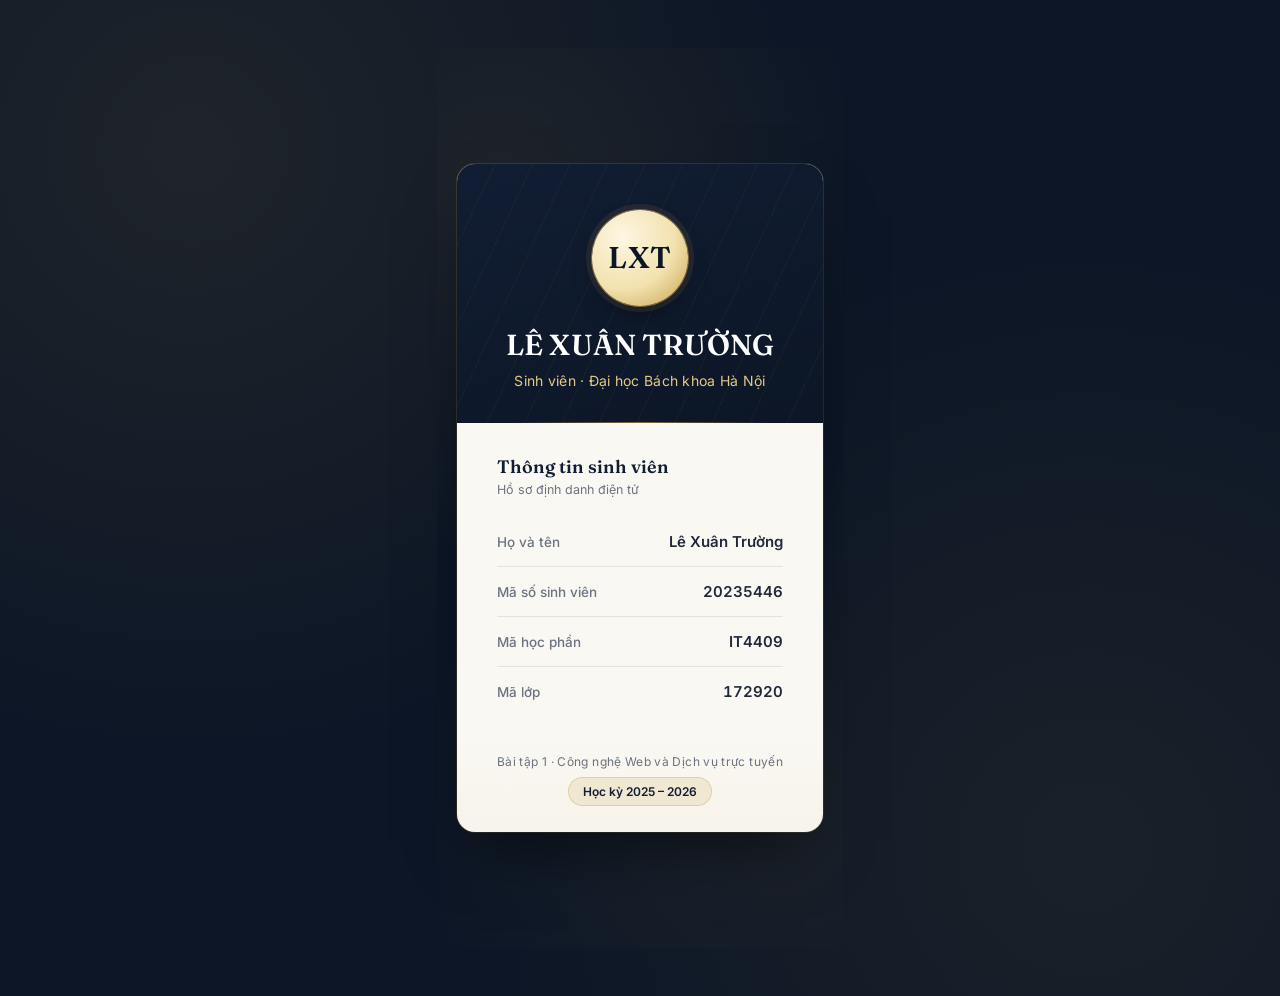
<file: Bai1/index.html>
<!DOCTYPE html>
<html lang="vi">
<head>
<meta charset="UTF-8">
<meta name="viewport" content="width=device-width, initial-scale=1.0">
<title>Thẻ sinh viên - Lê Xuân Trường</title>
<link rel="preconnect" href="https://fonts.googleapis.com">
<link rel="preconnect" href="https://fonts.gstatic.com" crossorigin>
<link href="https://fonts.googleapis.com/css2?family=Fraunces:opsz,wght@9..144,500;9..144,600;9..144,700&family=Inter:wght@400;500;600;700&display=swap" rel="stylesheet">
<style>
  :root{
    --ink-950:#0c1626;
    --ink-900:#111d33;
    --ink-800:#1b2c4a;
    --gold:#c8a04d;
    --gold-soft:#e4c987;
    --paper:#faf8f3;
    --paper-line:#e7e2d6;
    --text-muted:#6b7280;
    --text-body:#20283a;
  }

  *{box-sizing:border-box;}

  html,body{
    margin:0;
    padding:0;
    min-height:100vh;
    font-family:'Inter',sans-serif;
    background:
      radial-gradient(circle at 15% 15%, rgba(200,160,77,0.10), transparent 45%),
      radial-gradient(circle at 85% 85%, rgba(200,160,77,0.08), transparent 45%),
      var(--ink-950);
    display:flex;
    align-items:center;
    justify-content:center;
    padding:48px 20px;
  }

  .card{
    position:relative;
    width:100%;
    max-width:460px;
    background:var(--paper);
    border-radius:18px;
    overflow:hidden;
    box-shadow:
      0 1px 0 rgba(255,255,255,0.06) inset,
      0 30px 60px -20px rgba(0,0,0,0.55),
      0 0 0 1px rgba(200,160,77,0.18);
  }

  /* Header */
  .card__header{
    position:relative;
    padding:46px 40px 34px;
    background:
      linear-gradient(160deg, var(--ink-900) 0%, var(--ink-950) 100%);
    text-align:center;
    color:#fff;
    overflow:hidden;
  }

  .card__header::before{
    content:"";
    position:absolute;
    inset:0;
    background-image:
      repeating-linear-gradient(115deg, rgba(200,160,77,0.05) 0px, rgba(200,160,77,0.05) 1px, transparent 1px, transparent 34px);
    pointer-events:none;
  }

  .card__header::after{
    content:"";
    position:absolute;
    left:50%;
    bottom:0;
    transform:translateX(-50%);
    width:70%;
    height:1px;
    background:linear-gradient(90deg, transparent, var(--gold), transparent);
    opacity:0.6;
  }

  .badge{
    position:relative;
    width:96px;
    height:96px;
    margin:0 auto 22px;
    border-radius:50%;
    display:flex;
    align-items:center;
    justify-content:center;
    background:
      radial-gradient(circle at 32% 28%, #fdf6e3, #f2e2ae 55%, var(--gold) 100%);
    box-shadow:
      0 0 0 1px rgba(200,160,77,0.55),
      0 0 0 6px rgba(200,160,77,0.10),
      0 12px 24px -8px rgba(0,0,0,0.5);
  }

  .badge span{
    font-family:'Fraunces', serif;
    font-weight:600;
    font-size:30px;
    letter-spacing:0.02em;
    color:var(--ink-950);
  }

  .card__name{
    margin:0;
    font-family:'Fraunces', serif;
    font-weight:600;
    font-size:29px;
    letter-spacing:0.005em;
    line-height:1.2;
  }

  .card__role{
    margin:10px 0 0;
    font-size:14px;
    color:var(--gold-soft);
    letter-spacing:0.02em;
  }

  /* Body */
  .card__body{
    padding:32px 40px 8px;
  }

  .section-title{
    font-family:'Fraunces', serif;
    font-weight:600;
    font-size:18px;
    color:var(--ink-900);
    margin:0 0 4px;
  }

  .section-sub{
    font-size:12.5px;
    color:var(--text-muted);
    margin:0 0 20px;
  }

  .info-row{
    display:flex;
    justify-content:space-between;
    align-items:baseline;
    gap:16px;
    padding:15px 0;
    border-bottom:1px solid var(--paper-line);
  }

  .info-row:last-child{
    border-bottom:none;
  }

  .info-row .label{
    font-size:13.5px;
    color:var(--text-muted);
    font-weight:500;
    white-space:nowrap;
  }

  .info-row .value{
    font-size:15px;
    font-weight:600;
    color:var(--text-body);
    text-align:right;
    font-variant-numeric:tabular-nums;
  }

  /* Footer */
  .card__footer{
    margin-top:14px;
    padding:16px 40px 26px;
    text-align:center;
    background:linear-gradient(180deg, transparent, rgba(200,160,77,0.05));
  }

  .card__footer p{
    margin:0;
    font-size:12px;
    letter-spacing:0.03em;
    color:var(--text-muted);
  }

  .card__footer .course{
    display:inline-block;
    margin-top:8px;
    padding:6px 14px;
    border-radius:999px;
    font-size:12px;
    font-weight:600;
    color:var(--ink-900);
    background:rgba(200,160,77,0.16);
    border:1px solid rgba(200,160,77,0.35);
  }

  @media (max-width:420px){
    .card__header{padding:38px 26px 28px;}
    .card__body{padding:26px 26px 6px;}
    .card__footer{padding:14px 26px 22px;}
    .card__name{font-size:24px;}
  }
</style>
</head>
<body>

  <div class="card">
    <div class="card__header">
      <div class="badge"><span>LXT</span></div>
      <h1 class="card__name">LÊ XUÂN TRƯỜNG</h1>
      <p class="card__role">Sinh viên · Đại học Bách khoa Hà Nội</p>
    </div>

    <div class="card__body">
      <h2 class="section-title">Thông tin sinh viên</h2>
      <p class="section-sub">Hồ sơ định danh điện tử</p>

      <div class="info-row">
        <span class="label">Họ và tên</span>
        <span class="value">Lê Xuân Trường</span>
      </div>
      <div class="info-row">
        <span class="label">Mã số sinh viên</span>
        <span class="value">20235446</span>
      </div>
      <div class="info-row">
        <span class="label">Mã học phần</span>
        <span class="value">IT4409</span>
      </div>
      <div class="info-row">
        <span class="label">Mã lớp</span>
        <span class="value">172920</span>
      </div>
    </div>

    <div class="card__footer">
      <p>Bài tập 1 · Công nghệ Web và Dịch vụ trực tuyến</p>
      <span class="course">Học kỳ 2025 – 2026</span>
    </div>
  </div>

</body>
</html>
</file>
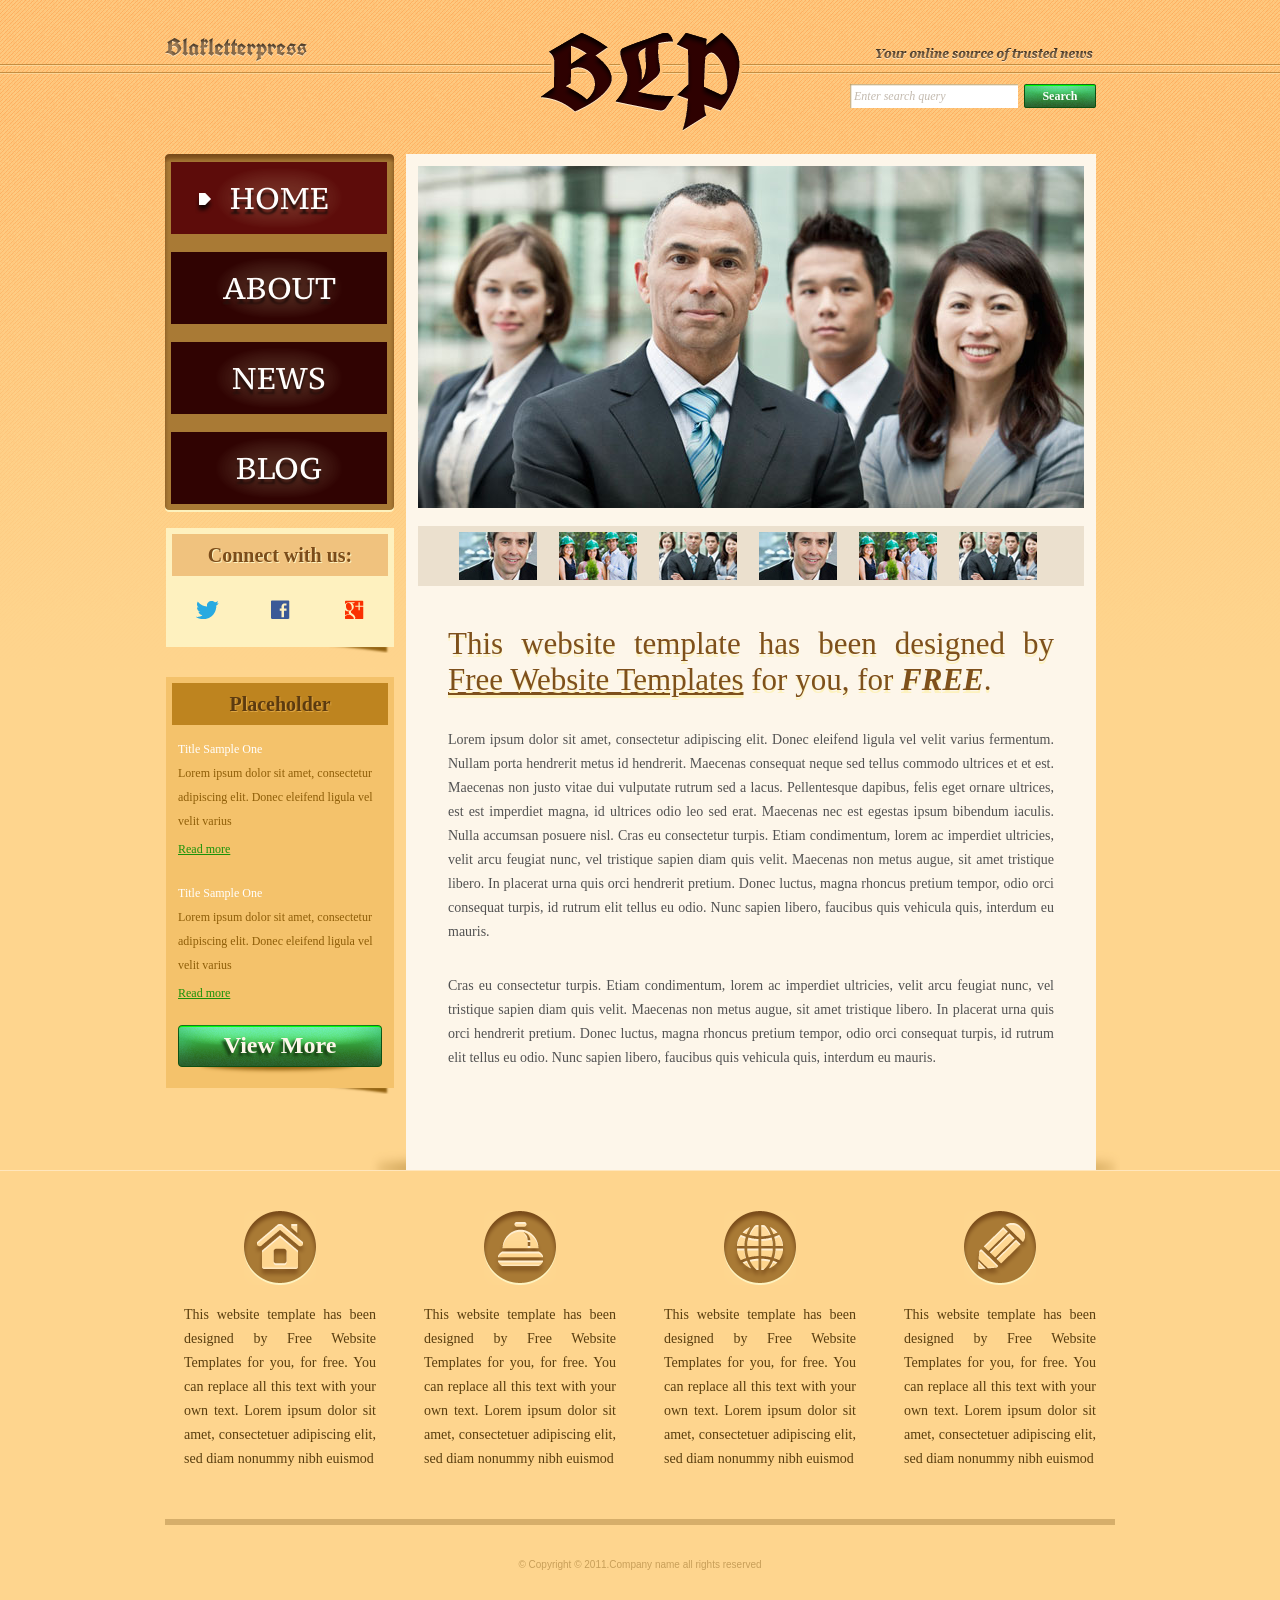
<file: Bai2/index.html>
<!DOCTYPE html>
<!-- Website template by freewebsitetemplates.com -->
<html lang="en">
<head>
	<meta charset="UTF-8">
	<meta name="viewport" content="width=device-width, initial-scale=1">
	<meta name="description" content="Blakletterpress - your online source of trusted news. Free website template by Free Website Templates.">
	<meta name="keywords" content="Blakletterpress, news, blog, website template">
	<meta name="author" content="Free Website Templates">
	<title>Blakletterpress Website Template</title>
	<link rel="stylesheet" href="css/style.css" type="text/css">
</head>
<body>
	<div id="page">
		<header id="header">
			<div id="motto">
				<a href="index.html" class="sitename"><img src="images/blakletterpress.png" height="24" width="142" alt="Blakletterpress"></a>
				<p>
					<img src="images/header-text.png" height="14" width="218" alt="Your online source of trusted news">
				</p>
			</div>
			<div id="logo">
				<a href="index.html"><img src="images/logo.png" alt="Blakletterpress logo"></a>
			</div>
			<div id="searchbar">
				<form action="#" method="post" role="search">
					<input type="text" value="Enter search query" class="txtfield" onBlur="javascript:if(this.value==''){this.value=this.defaultValue;}" onFocus="javascript:if(this.value==this.defaultValue){this.value='';}">
					<input type="submit" value="Search" class="btn">
				</form>
			</div>
		</header>
		<div id="contents">
			<main id="main">
				<section id="gallery">
					<div>
						<img src="images/team-large.jpg" alt="Our team">
					</div>
					<ul>
						<li>
							<img src="images/smiling.jpg" alt="Smiling colleagues">
						</li>
						<li>
							<img src="images/ecofriends.jpg" alt="Eco friends">
						</li>
						<li>
							<img src="images/team.jpg" alt="Team">
						</li>
						<li>
							<img src="images/smiling.jpg" alt="Smiling colleagues">
						</li>
						<li>
							<img src="images/ecofriends.jpg" alt="Eco friends">
						</li>
						<li>
							<img src="images/team.jpg" alt="Team">
						</li>
					</ul>
				</section>
				<div class="body">
					<article>
						<h1>This website template has been designed by <a href="http://www.freewebsitetemplates.com/">Free Website Templates</a> for you, for <em>free</em>.</h1>
						<p>
							Lorem ipsum dolor sit amet, consectetur adipiscing elit. Donec eleifend ligula vel velit varius fermentum. Nullam porta hendrerit metus id hendrerit. Maecenas consequat neque sed tellus commodo ultrices et et est. Maecenas non justo vitae dui vulputate rutrum sed a lacus. Pellentesque dapibus, felis eget ornare ultrices, est est imperdiet magna, id ultrices odio leo sed erat. Maecenas nec est egestas ipsum bibendum iaculis. Nulla accumsan posuere nisl. Cras eu consectetur turpis. Etiam condimentum, lorem ac imperdiet ultricies, velit arcu feugiat nunc, vel tristique sapien diam quis velit. Maecenas non metus augue, sit amet tristique libero. In placerat urna quis orci hendrerit pretium. Donec luctus, magna rhoncus pretium tempor, odio orci consequat turpis, id rutrum elit tellus eu odio. Nunc sapien libero, faucibus quis vehicula quis, interdum eu mauris.
						</p>
						<p>
							Cras eu consectetur turpis. Etiam condimentum, lorem ac imperdiet ultricies, velit arcu feugiat nunc, vel tristique sapien diam quis velit. Maecenas non metus augue, sit amet tristique libero. In placerat urna quis orci hendrerit pretium. Donec luctus, magna rhoncus pretium tempor, odio orci consequat turpis, id rutrum elit tellus eu odio. Nunc sapien libero, faucibus quis vehicula quis, interdum eu mauris.
						</p>
					</article>
				</div>
			</main>
			<aside id="sidebar">
				<nav id="navigation" aria-label="Main navigation">
					<div>
						<ul>
							<li class="selected">
								<a href="index.html">Home</a>
							</li>
							<li>
								<a href="about.html">About</a>
							</li>
							<li>
								<a href="news.html">News</a>
							</li>
							<li>
								<a href="blog.html">Blog</a>
							</li>
						</ul>
					</div>
				</nav>
				<div class="section">
					<section id="connect">
						<h2>Connect with us:</h2>
						<a href="http://freewebsitetemplates.com/go/twitter/" target="_blank" class="twitter" aria-label="Twitter"></a> <a href="http://freewebsitetemplates.com/go/facebook/" target="_blank" class="facebook" aria-label="Facebook"></a> <a href="http://freewebsitetemplates.com/go/googleplus/" target="_blank" class="googleplus" aria-label="Google Plus"></a>
					</section>
				</div>
				<div class="section">
					<section id="posts">
						<h2>Placeholder</h2>
						<ul>
							<li>
								<h5>Title Sample One</h5>
								<p>
									Lorem ipsum dolor sit amet, consectetur adipiscing elit. Donec eleifend ligula vel velit varius
								</p>
								<a href="news.html" class="more">Read more</a>
							</li>
							<li>
								<h5>Title Sample One</h5>
								<p>
									Lorem ipsum dolor sit amet, consectetur adipiscing elit. Donec eleifend ligula vel velit varius
								</p>
								<a href="news.html" class="more">Read more</a>
							</li>
						</ul>
						<a href="news.html" class="btn2">View More</a>
					</section>
				</div>
			</aside>
		</div>
		<footer id="footer">
			<div>
				<ul id="featured">
					<li>
						<a href="index.html" class="home" aria-label="Home"></a>
						<p>
							This website template has been designed by Free Website Templates for you, for free. You can replace all this text with your own text. Lorem ipsum dolor sit amet, consectetuer adipiscing elit, sed diam nonummy nibh euismod
						</p>
					</li>
					<li>
						<a href="index.html" class="bell" aria-label="Notifications"></a>
						<p>
							This website template has been designed by Free Website Templates for you, for free. You can replace all this text with your own text. Lorem ipsum dolor sit amet, consectetuer adipiscing elit, sed diam nonummy nibh euismod
						</p>
					</li>
					<li>
						<a href="index.html" class="globe" aria-label="Global"></a>
						<p>
							This website template has been designed by Free Website Templates for you, for free. You can replace all this text with your own text. Lorem ipsum dolor sit amet, consectetuer adipiscing elit, sed diam nonummy nibh euismod
						</p>
					</li>
					<li>
						<a href="index.html" class="pencil" aria-label="Write"></a>
						<p>
							This website template has been designed by Free Website Templates for you, for free. You can replace all this text with your own text. Lorem ipsum dolor sit amet, consectetuer adipiscing elit, sed diam nonummy nibh euismod
						</p>
					</li>
				</ul>
				<p id="footnote">
					© Copyright © 2011.Company name all rights reserved
				</p>
			</div>
		</footer>
	</div>
</body>
</html>
</file>
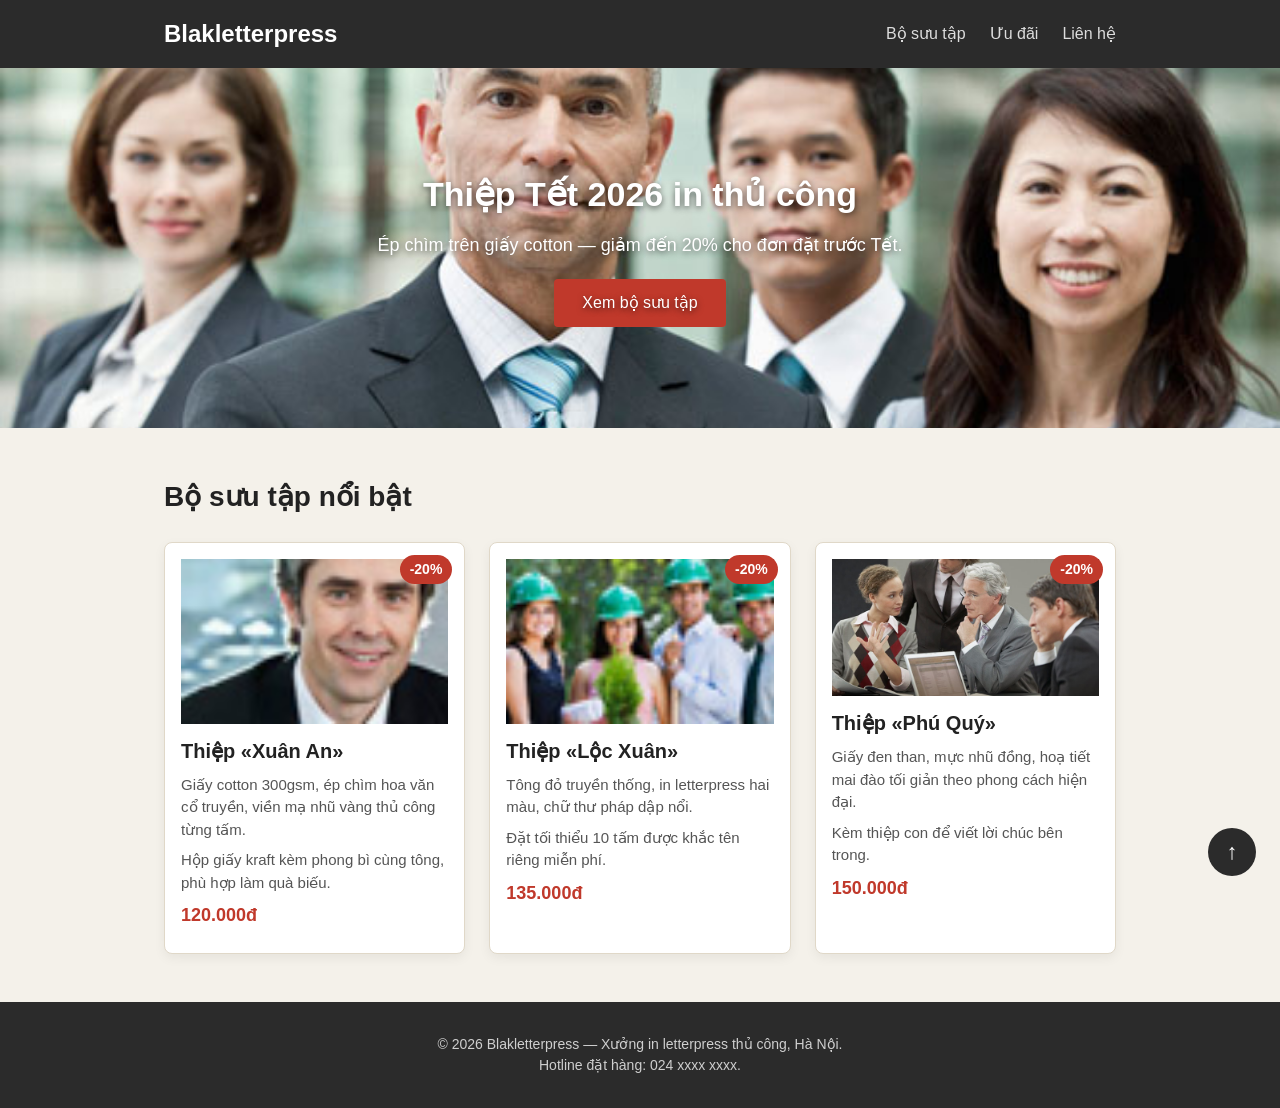
<file: Assignment3/Bai1/index.html>
<!DOCTYPE html>
<html lang="vi">
<head>
	<meta charset="UTF-8">
	<meta name="viewport" content="width=device-width, initial-scale=1.0">
	<title>Khuyến mãi thiệp Tết 2026 — Blakletterpress</title>
	<link rel="stylesheet" href="style.css">
</head>
<body>
	<header class="site-header">
		<div class="header-inner">
			<a href="#" class="brand">Blakletterpress</a>
			<nav class="main-nav">
				<ul>
					<li><a href="#bo-suu-tap">Bộ sưu tập</a></li>
					<li><a href="#uu-dai">Ưu đãi</a></li>
					<li><a href="#lien-he">Liên hệ</a></li>
				</ul>
			</nav>
		</div>
	</header>

	<section class="hero">
		<img class="hero-bg" src="./images/team-large.jpg" alt="Xưởng in letterpress Blakletterpress">
		<div class="hero-overlay">
			<h1>Thiệp Tết 2026 in thủ công</h1>
			<p>Ép chìm trên giấy cotton — giảm đến 20% cho đơn đặt trước Tết.</p>
			<a href="#bo-suu-tap" class="hero-btn">Xem bộ sưu tập</a>
		</div>
	</section>

	<main>
		<section id="bo-suu-tap" class="products">
			<h2>Bộ sưu tập nổi bật</h2>
			<div class="card-list">

				<article class="card">
					<span class="badge">-20%</span>
					<img src="./images/smiling.jpg" alt="Thiệp Xuân An">
					<div class="card-body">
						<h3>Thiệp &laquo;Xuân An&raquo;</h3>
						<p>Giấy cotton 300gsm, ép chìm hoa văn cổ truyền, viền mạ nhũ vàng thủ công từng tấm.</p>
						<p>Hộp giấy kraft kèm phong bì cùng tông, phù hợp làm quà biếu.</p>
						<p class="price">120.000đ</p>
					</div>
				</article>

				<article class="card">
					<span class="badge">-20%</span>
					<img src="./images/ecofriends.jpg" alt="Thiệp Lộc Xuân">
					<div class="card-body">
						<h3>Thiệp &laquo;Lộc Xuân&raquo;</h3>
						<p>Tông đỏ truyền thống, in letterpress hai màu, chữ thư pháp dập nổi.</p>
						<p>Đặt tối thiểu 10 tấm được khắc tên riêng miễn phí.</p>
						<p class="price">135.000đ</p>
					</div>
				</article>

				<article class="card">
					<span class="badge">-20%</span>
					<img src="./images/meeting.jpg" alt="Thiệp Phú Quý">
					<div class="card-body">
						<h3>Thiệp &laquo;Phú Quý&raquo;</h3>
						<p>Giấy đen than, mực nhũ đồng, hoạ tiết mai đào tối giản theo phong cách hiện đại.</p>
						<p>Kèm thiệp con để viết lời chúc bên trong.</p>
						<p class="price">150.000đ</p>
					</div>
				</article>

			</div>
		</section>
	</main>

	<a href="#" class="back-to-top" aria-label="Lên đầu trang">↑</a>

	<footer id="lien-he" class="site-footer">
		<p>© 2026 Blakletterpress — Xưởng in letterpress thủ công, Hà Nội.</p>
		<p>Hotline đặt hàng: 024&nbsp;xxxx&nbsp;xxxx.</p>
	</footer>
</body>
</html>
</file>
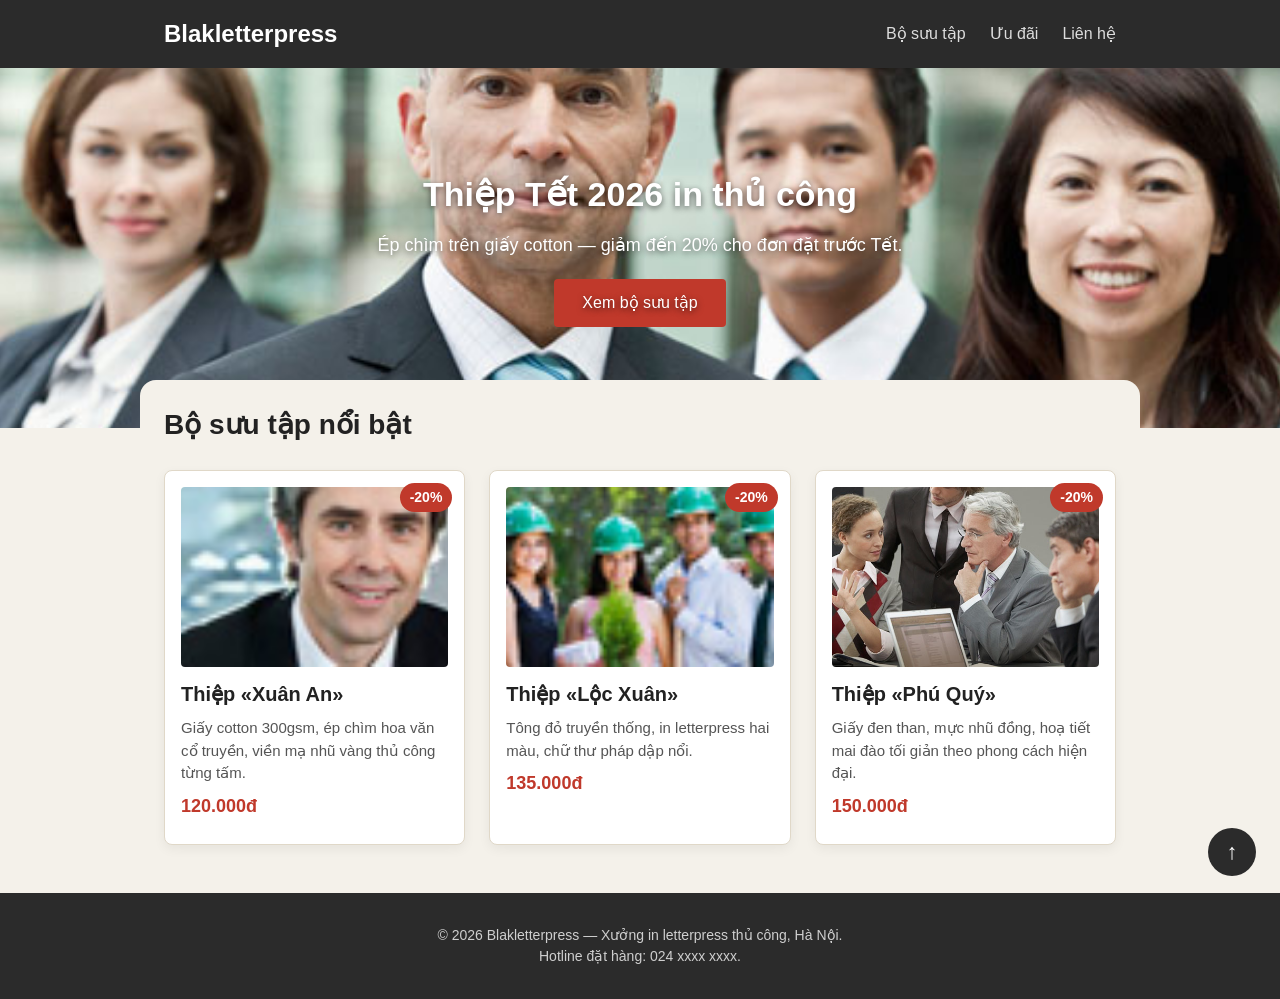
<file: Assignment3/Bai2/index.html>
<!DOCTYPE html>
<html lang="vi">
<head>
	<meta charset="UTF-8">
	<meta name="viewport" content="width=device-width, initial-scale=1.0">
	<title>Khuyến mãi thiệp Tết 2026 — Blakletterpress</title>
	<link rel="stylesheet" href="style.css">
</head>
<body>
	<div class="page">
		<header class="site-header">
			<div class="header-inner">
				<a href="#" class="brand">Blakletterpress</a>
				<nav class="main-nav">
					<ul>
						<li><a href="#bo-suu-tap">Bộ sưu tập</a></li>
						<li><a href="#uu-dai">Ưu đãi</a></li>
						<li><a href="#lien-he">Liên hệ</a></li>
					</ul>
				</nav>
			</div>
		</header>

		<section class="hero">
			<img class="hero-bg" src="./images/team-large.jpg" alt="Xưởng in letterpress Blakletterpress">
			<div class="hero-overlay">
				<h1>Thiệp Tết 2026 in thủ công</h1>
				<p>Ép chìm trên giấy cotton — giảm đến 20% cho đơn đặt trước Tết.</p>
				<a href="#bo-suu-tap" class="hero-btn">Xem bộ sưu tập</a>
			</div>
		</section>

		<main>
			<section id="bo-suu-tap" class="products">
				<h2>Bộ sưu tập nổi bật</h2>
				<div class="card-list">

					<article class="card">
						<span class="badge">-20%</span>
						<img src="./images/smiling.jpg" alt="Thiệp Xuân An">
						<div class="card-body">
							<h3>Thiệp &laquo;Xuân An&raquo;</h3>
							<p>Giấy cotton 300gsm, ép chìm hoa văn cổ truyền, viền mạ nhũ vàng thủ công từng tấm.</p>
							<p class="price">120.000đ</p>
						</div>
					</article>

					<article class="card">
						<span class="badge">-20%</span>
						<img src="./images/ecofriends.jpg" alt="Thiệp Lộc Xuân">
						<div class="card-body">
							<h3>Thiệp &laquo;Lộc Xuân&raquo;</h3>
							<p>Tông đỏ truyền thống, in letterpress hai màu, chữ thư pháp dập nổi.</p>
							<p class="price">135.000đ</p>
						</div>
					</article>

					<article class="card">
						<span class="badge">-20%</span>
						<img src="./images/meeting.jpg" alt="Thiệp Phú Quý">
						<div class="card-body">
							<h3>Thiệp &laquo;Phú Quý&raquo;</h3>
							<p>Giấy đen than, mực nhũ đồng, hoạ tiết mai đào tối giản theo phong cách hiện đại.</p>
							<p class="price">150.000đ</p>
						</div>
					</article>

				</div>
			</section>
		</main>

		<a href="#" class="back-to-top" aria-label="Lên đầu trang">↑</a>

		<footer id="lien-he" class="site-footer">
			<p>© 2026 Blakletterpress — Xưởng in letterpress thủ công, Hà Nội.</p>
			<p>Hotline đặt hàng: 024&nbsp;xxxx&nbsp;xxxx.</p>
		</footer>
	</div>
</body>
</html>
</file>
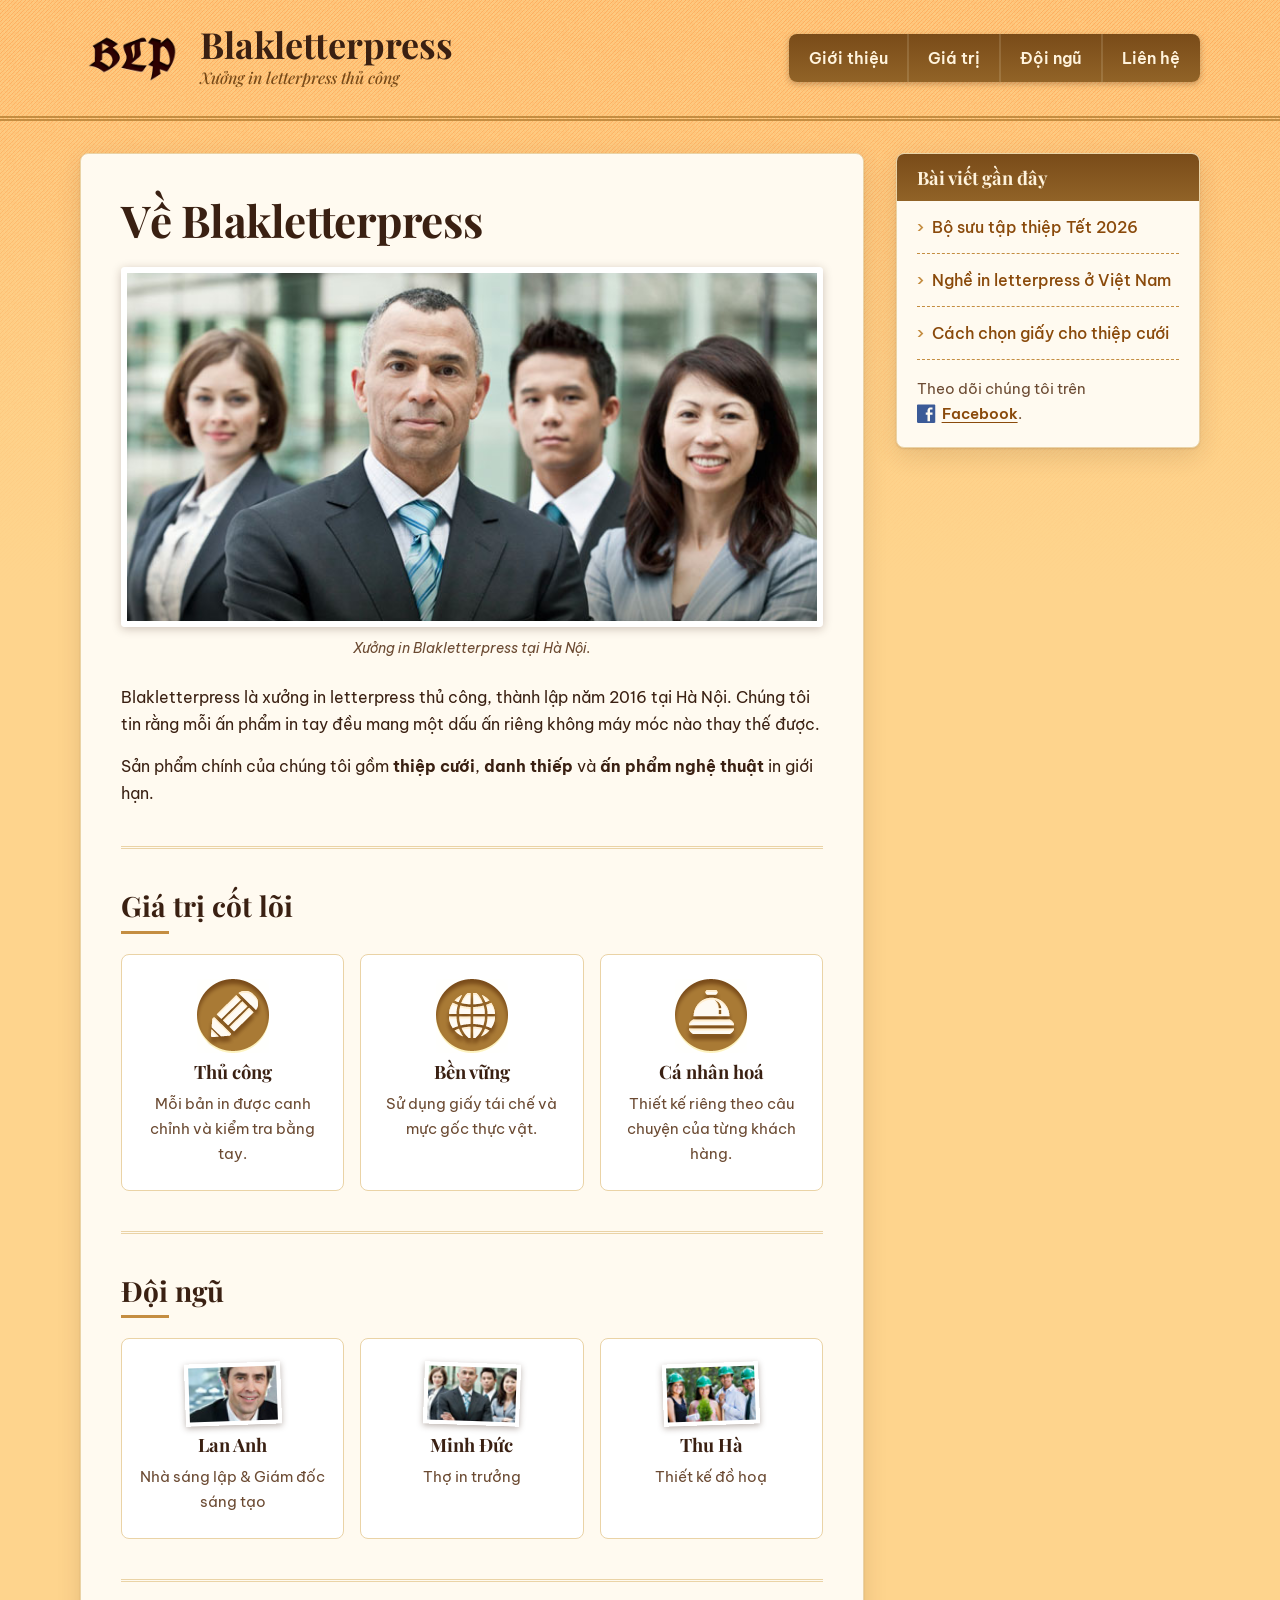
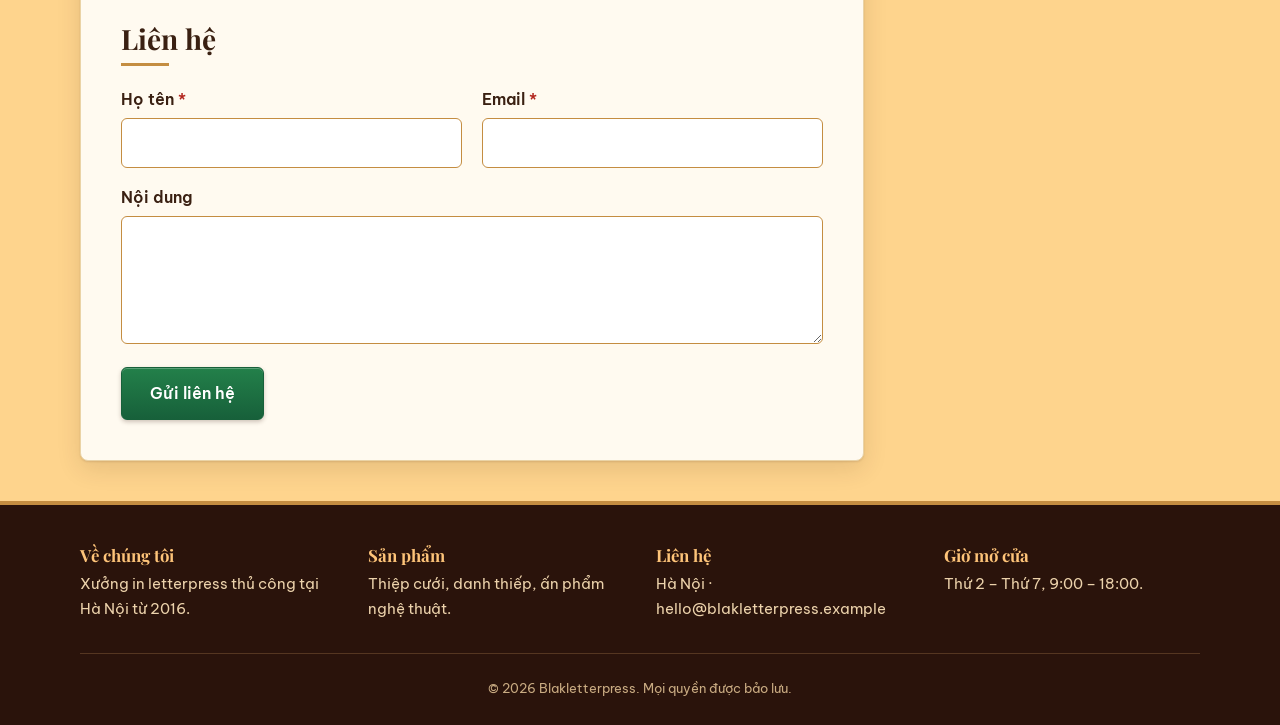
<file: Assignment3/Bai4/index.html>
<!DOCTYPE html>
<html lang="vi">
<head>
	<meta charset="UTF-8">
	<meta name="viewport" content="width=device-width, initial-scale=1.0">
	<meta name="description" content="Giới thiệu Blakletterpress — xưởng in letterpress thủ công tại Hà Nội.">
	<title>Giới thiệu — Blakletterpress</title>

	<!-- SV (Hoạt động 1): tạo file style.css trong cùng thư mục và giữ dòng <link> dưới đây. -->
	<link rel="stylesheet" href="style.css">
</head>
<body>

	<header class="site-header">
		<a href="#" class="site-name">Blakletterpress</a>
		<p class="tagline">Xưởng in letterpress thủ công</p>
		<nav class="main-nav" aria-label="Chính">
			<ul>
				<li><a href="#gioi-thieu">Giới thiệu</a></li>
				<li><a href="#gia-tri">Giá trị</a></li>
				<li><a href="#doi-ngu">Đội ngũ</a></li>
				<li><a href="#lien-he">Liên hệ</a></li>
			</ul>
		</nav>
	</header>

	<div class="layout">
		<main>

			<article id="gioi-thieu">
				<h1>Về Blakletterpress</h1>

				<figure>
					<img src="./images/team-large.jpg" alt="Đội ngũ Blakletterpress tại xưởng in">
					<figcaption>Xưởng in Blakletterpress tại Hà Nội.</figcaption>
				</figure>

				<p>
					Blakletterpress là xưởng in letterpress thủ công, thành lập năm 2016 tại Hà Nội.
					Chúng tôi tin rằng mỗi ấn phẩm in tay đều mang một dấu ấn riêng không máy móc nào thay thế được.
				</p>
				<p>
					Sản phẩm chính của chúng tôi gồm <strong>thiệp cưới</strong>, <strong>danh thiếp</strong>
					và <strong>ấn phẩm nghệ thuật</strong> in giới hạn.
				</p>
			</article>

			<section id="gia-tri">
				<h2>Giá trị cốt lõi</h2>
				<ul class="value-list">
					<li class="value-card">
						<h3>Thủ công</h3>
						<p>Mỗi bản in được canh chỉnh và kiểm tra bằng tay.</p>
					</li>
					<li class="value-card">
						<h3>Bền vững</h3>
						<p>Sử dụng giấy tái chế và mực gốc thực vật.</p>
					</li>
					<li class="value-card">
						<h3>Cá nhân hoá</h3>
						<p>Thiết kế riêng theo câu chuyện của từng khách hàng.</p>
					</li>
				</ul>
			</section>

			<section id="doi-ngu">
				<h2>Đội ngũ</h2>
				<ul class="team-list">
					<li class="member">
						<img src="./images/smiling.jpg" alt="Chân dung Lan Anh">
						<h3>Lan Anh</h3>
						<p>Nhà sáng lập &amp; Giám đốc sáng tạo</p>
					</li>
					<li class="member">
						<img src="./images/team.jpg" alt="Chân dung Minh Đức">
						<h3>Minh Đức</h3>
						<p>Thợ in trưởng</p>
					</li>
					<li class="member">
						<img src="./images/ecofriends.jpg" alt="Chân dung Thu Hà">
						<h3>Thu Hà</h3>
						<p>Thiết kế đồ hoạ</p>
					</li>
				</ul>
			</section>

			<section id="lien-he">
				<h2>Liên hệ</h2>
				<form action="#" method="post" class="contact-form">
					<p>
						<label for="ten">Họ tên</label><br>
						<input type="text" id="ten" name="ten" required>
					</p>
					<p>
						<label for="email">Email</label><br>
						<input type="email" id="email" name="email" required>
					</p>
					<p>
						<label for="noidung">Nội dung</label><br>
						<textarea id="noidung" name="noidung" rows="4"></textarea>
					</p>
					<p>
						<button type="submit">Gửi liên hệ</button>
					</p>
				</form>
			</section>

		</main>

		<aside class="sidebar">
			<h2>Bài viết gần đây</h2>
			<ul class="recent">
				<li><a href="#">Bộ sưu tập thiệp Tết 2026</a></li>
				<li><a href="#">Nghề in letterpress ở Việt Nam</a></li>
				<li><a href="#">Cách chọn giấy cho thiệp cưới</a></li>
			</ul>
			<p>
				Theo dõi chúng tôi trên
				<a href="https://facebook.com" target="_blank" rel="noopener">Facebook</a>.
			</p>
		</aside>
	</div>

	<footer class="site-footer">
		<ul class="footer-cols">
			<li>
				<h3>Về chúng tôi</h3>
				<p>Xưởng in letterpress thủ công tại Hà Nội từ 2016.</p>
			</li>
			<li>
				<h3>Sản phẩm</h3>
				<p>Thiệp cưới, danh thiếp, ấn phẩm nghệ thuật.</p>
			</li>
			<li>
				<h3>Liên hệ</h3>
				<p>Hà Nội · hello@blakletterpress.example</p>
			</li>
			<li>
				<h3>Giờ mở cửa</h3>
				<p>Thứ 2 – Thứ 7, 9:00 – 18:00.</p>
			</li>
		</ul>
		<p class="copyright"><small>© 2026 Blakletterpress. Mọi quyền được bảo lưu.</small></p>
	</footer>

</body>
</html>
</file>
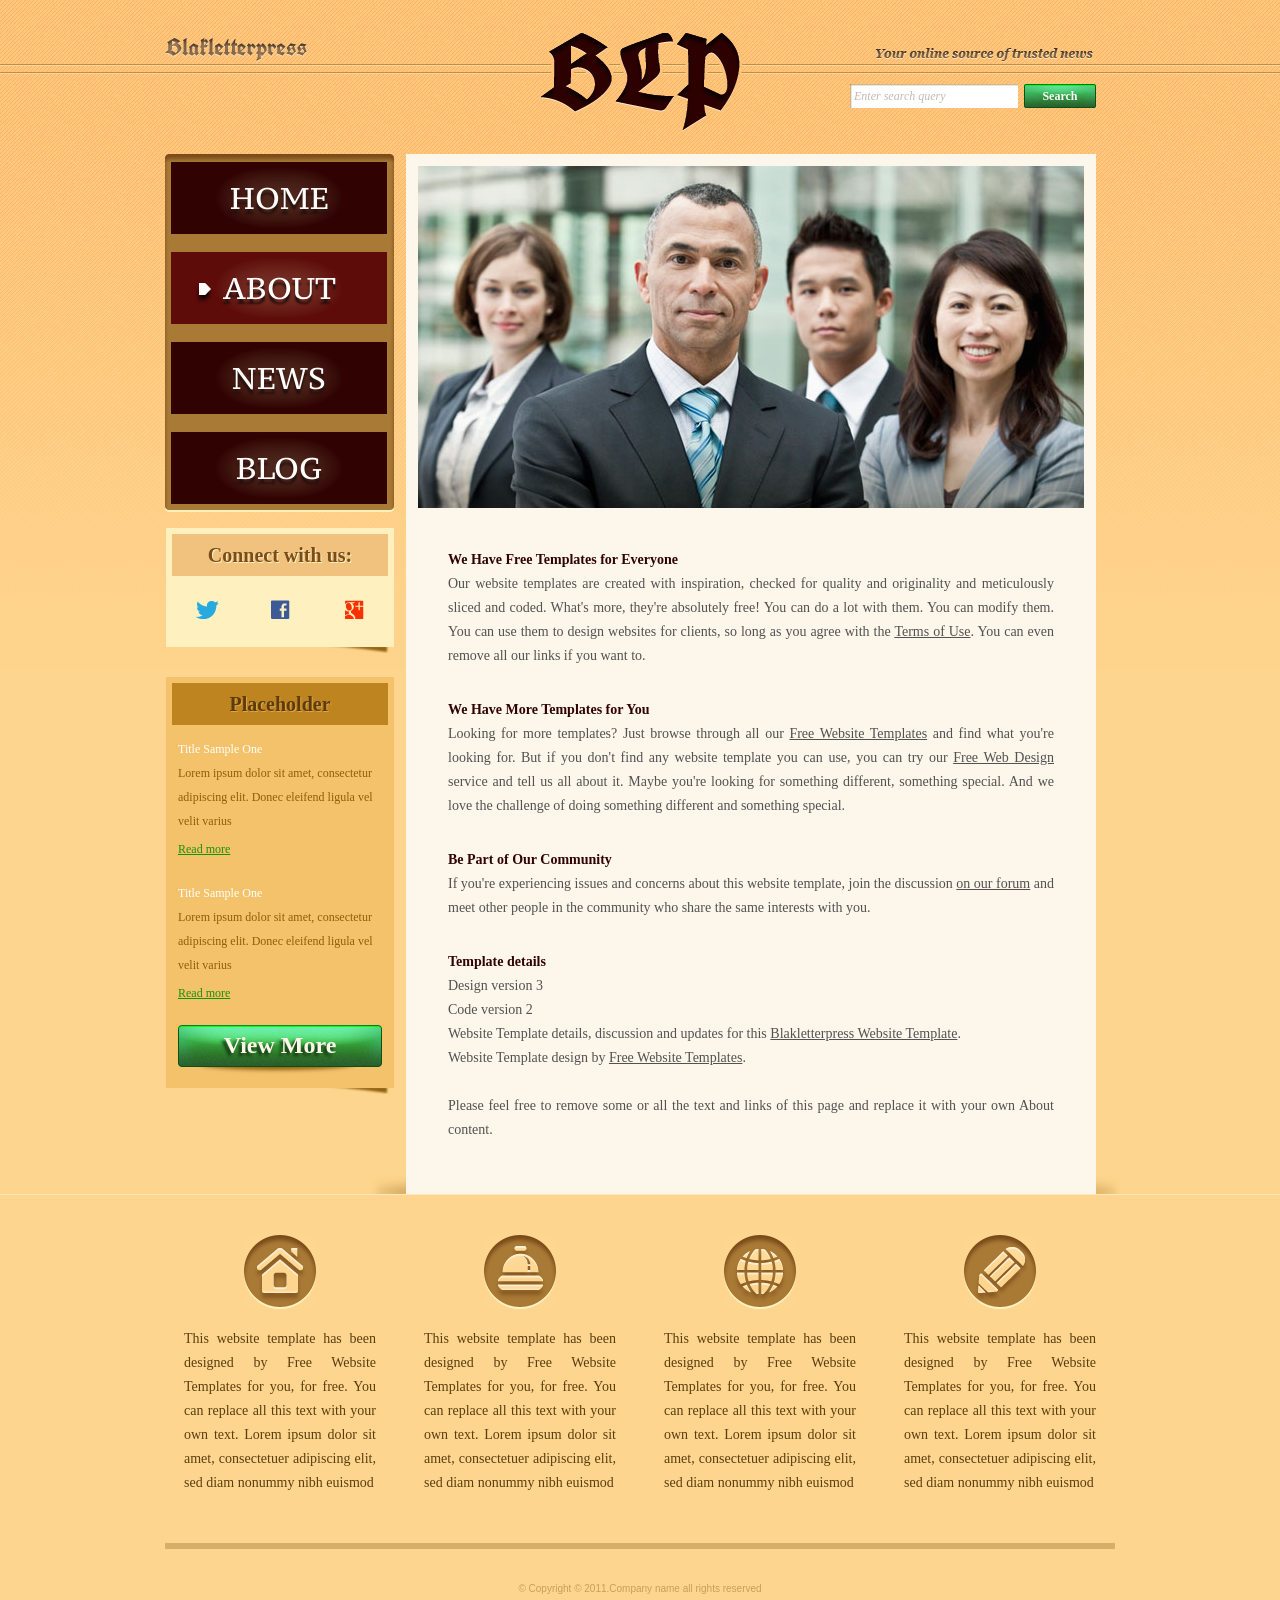
<file: Bai2/about.html>
<!DOCTYPE html>
<!-- Website template by freewebsitetemplates.com -->
<html>
<head>
	<meta charset="UTF-8">
	<title>About - Blakletterpress Website Template</title>
	<link rel="stylesheet" href="css/style.css" type="text/css">
</head>
<body>
	<div id="page">
		<div id="header">
			<div id="motto">
				<a href="index.html" class="sitename"><img src="images/blakletterpress.png" height="24" width="142" alt="SiteName"></a>
				<p>
					<img src="images/header-text.png" height="14" width="218" alt="Text">
				</p>
			</div>
			<div id="logo">
				<a href="index.html"><img src="images/logo.png" alt="LOGO"></a>
			</div>
			<div id="searchbar">
				<form action="#" method="post">
					<input type="text" value="Enter search query" class="txtfield" onBlur="javascript:if(this.value==''){this.value=this.defaultValue;}" onFocus="javascript:if(this.value==this.defaultValue){this.value='';}">
					<input type="submit" value="Search" class="btn">
				</form>
			</div>
		</div>
		<div id="contents">
			<div id="main">
				<div id="gallery">
					<div>
						<img src="images/team-large.jpg" alt="Img">
					</div>
				</div>
				<div id="about" class="body">
					<h4>We Have Free Templates for Everyone</h4>
					<p>
						Our website templates are created with inspiration, checked for quality and originality and meticulously sliced and coded. What's more, they're absolutely free! You can do a lot with them. You can modify them. You can use them to design websites for clients, so long as you agree with the <a href="http://www.freewebsitetemplates.com/about/terms/">Terms of Use</a>. You can even remove all our links if you want to.
					</p>
					<h4>We Have More Templates for You</h4>
					<p>
						Looking for more templates? Just browse through all our <a href="http://www.freewebsitetemplates.com/">Free Website Templates</a> and find what you're looking for. But if you don't find any website template you can use, you can try our <a href="http://www.freewebsitetemplates.com/freewebdesign/">Free Web Design</a> service and tell us all about it. Maybe you're looking for something different, something special. And we love the challenge of doing something different and something special.
					</p>
					<h4>Be Part of Our Community</h4>
					<p>
						If you're experiencing issues and concerns about this website template, join the discussion <a href="http://www.freewebsitetemplates.com/forums/">on our forum</a> and meet other people in the community who share the same interests with you.
					</p>
					<h4>Template details</h4>
					<p>
						Design version 3<br> Code version 2<br> Website Template details, discussion and updates for this <a href="http://www.freewebsitetemplates.com/forums/f18/">Blakletterpress Website Template</a>.<br> Website Template design by <a href="http://www.freewebsitetemplates.com/">Free Website Templates</a>.<br><br> Please feel free to remove some or all the text and links of this page and replace it with your own About content.
					</p>
				</div>
			</div>
			<div id="sidebar">
				<div id="navigation">
					<div>
						<ul>
							<li>
								<a href="index.html">Home</a>
							</li>
							<li class="selected">
								<a href="about.html">About</a>
							</li>
							<li>
								<a href="news.html">News</a>
							</li>
							<li>
								<a href="blog.html">Blog</a>
							</li>
						</ul>
					</div>
				</div>
				<div class="section">
					<div id="connect">
						<h2>Connect with us:</h2>
						<a href="http://freewebsitetemplates.com/go/twitter/" target="_blank" class="twitter"></a> <a href="http://freewebsitetemplates.com/go/facebook/" target="_blank" class="facebook"></a> <a href="http://freewebsitetemplates.com/go/googleplus/" target="_blank" class="googleplus"></a>
					</div>
				</div>
				<div class="section">
					<div id="posts">
						<h2>Placeholder</h2>
						<ul>
							<li>
								<h5>Title Sample One</h5>
								<p>
									Lorem ipsum dolor sit amet, consectetur adipiscing elit. Donec eleifend ligula vel velit varius
								</p>
								<a href="news.html" class="more">Read more</a>
							</li>
							<li>
								<h5>Title Sample One</h5>
								<p>
									Lorem ipsum dolor sit amet, consectetur adipiscing elit. Donec eleifend ligula vel velit varius
								</p>
								<a href="news.html" class="more">Read more</a>
							</li>
						</ul>
						<a href="news.html" class="btn2">View More</a>
					</div>
				</div>
			</div>
		</div>
		<div id="footer">
			<div>
				<ul id="featured">
					<li>
						<a href="index.html" class="home"></a>
						<p>
							This website template has been designed by Free Website Templates for you, for free. You can replace all this text with your own text. Lorem ipsum dolor sit amet, consectetuer adipiscing elit, sed diam nonummy nibh euismod
						</p>
					</li>
					<li>
						<a href="index.html" class="bell"></a>
						<p>
							This website template has been designed by Free Website Templates for you, for free. You can replace all this text with your own text. Lorem ipsum dolor sit amet, consectetuer adipiscing elit, sed diam nonummy nibh euismod
						</p>
					</li>
					<li>
						<a href="index.html" class="globe"></a>
						<p>
							This website template has been designed by Free Website Templates for you, for free. You can replace all this text with your own text. Lorem ipsum dolor sit amet, consectetuer adipiscing elit, sed diam nonummy nibh euismod
						</p>
					</li>
					<li>
						<a href="index.html" class="pencil"></a>
						<p>
							This website template has been designed by Free Website Templates for you, for free. You can replace all this text with your own text. Lorem ipsum dolor sit amet, consectetuer adipiscing elit, sed diam nonummy nibh euismod
						</p>
					</li>
					</li>
				</ul>
				<p id="footnote">
					© Copyright © 2011.Company name all rights reserved
				</p>
			</div>
		</div>
	</div>
</body>
</html>
</file>
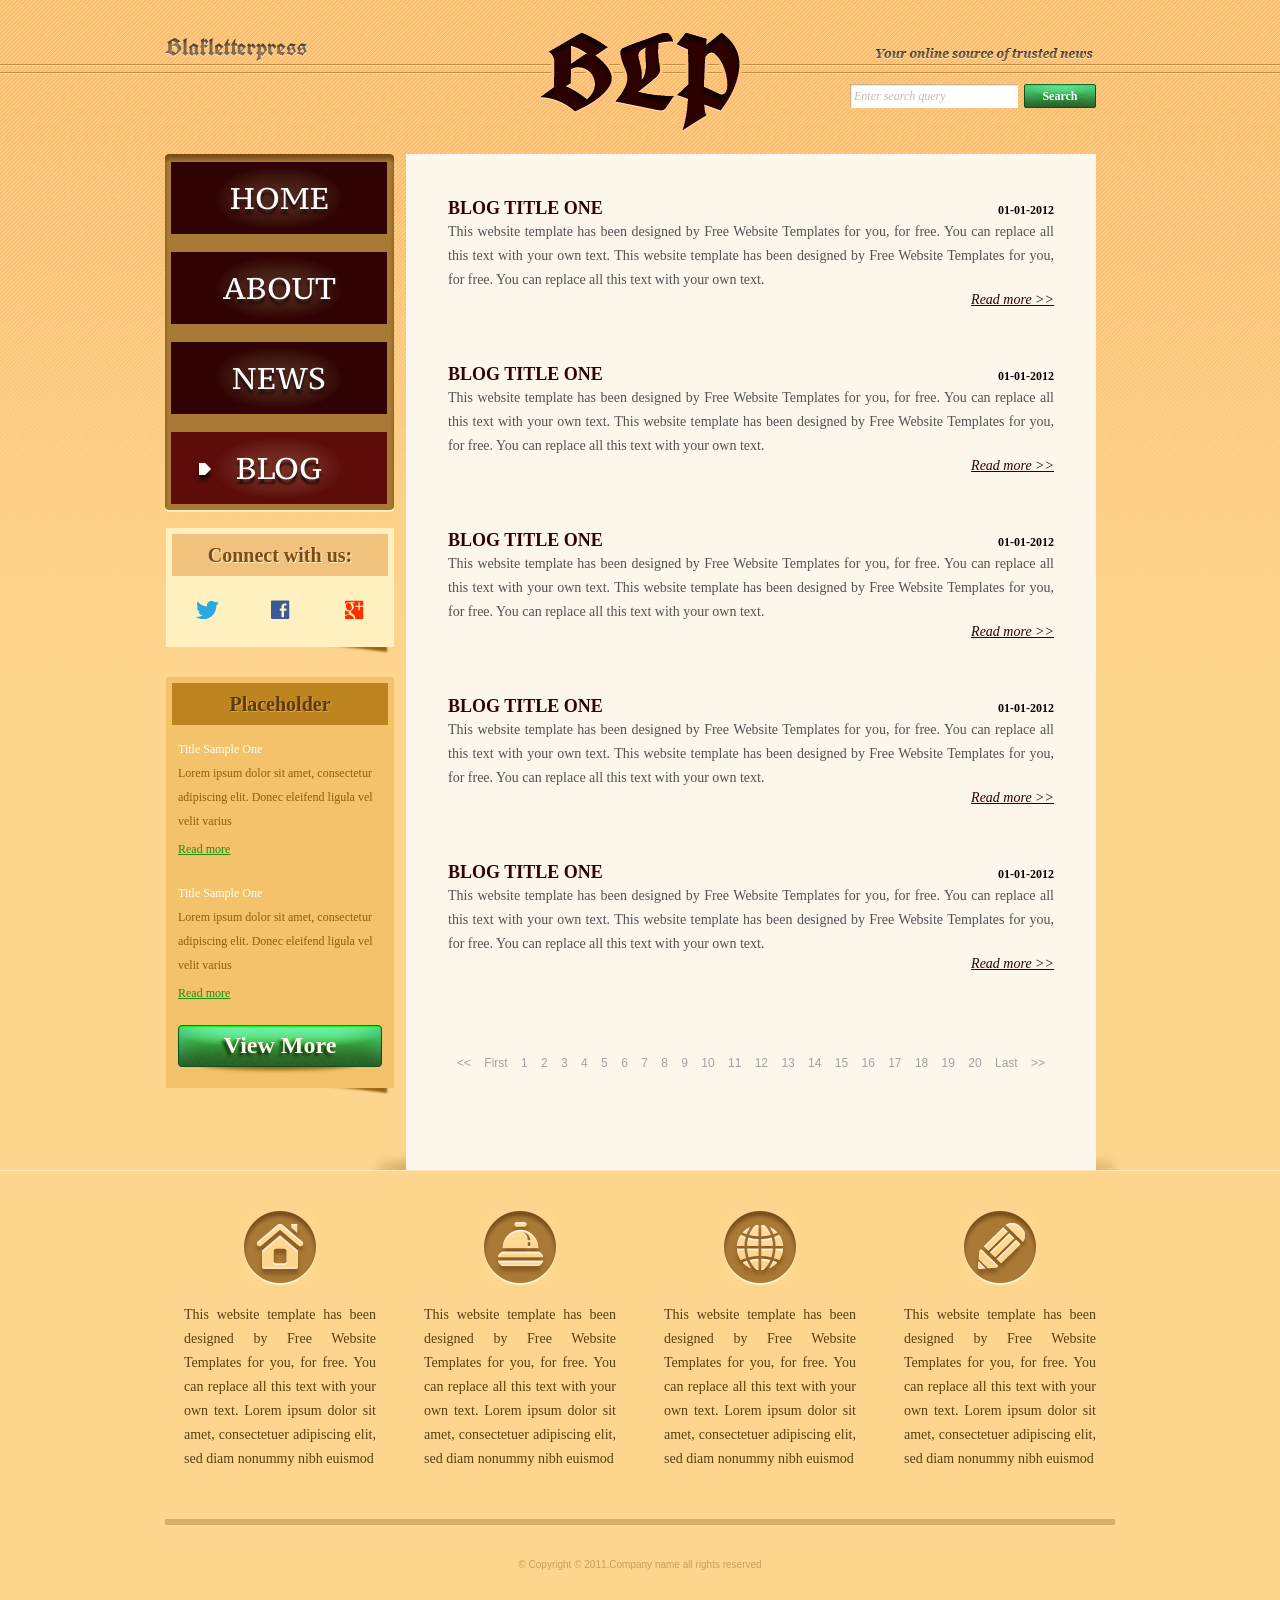
<file: Bai2/blog.html>
<!DOCTYPE html>
<!-- Website template by freewebsitetemplates.com -->
<html>
<head>
	<meta charset="UTF-8">
	<title>Blog - Blakletterpress Website Template</title>
	<link rel="stylesheet" href="css/style.css" type="text/css">
</head>
<body>
	<div id="page">
		<div id="header">
			<div id="motto">
				<a href="index.html" class="sitename"><img src="images/blakletterpress.png" height="24" width="142" alt="SiteName"></a>
				<p>
					<img src="images/header-text.png" height="14" width="218" alt="Text">
				</p>
			</div>
			<div id="logo">
				<a href="index.html"><img src="images/logo.png" alt="LOGO"></a>
			</div>
			<div id="searchbar">
				<form action="#" method="post">
					<input type="text" value="Enter search query" class="txtfield" onBlur="javascript:if(this.value==''){this.value=this.defaultValue;}" onFocus="javascript:if(this.value==this.defaultValue){this.value='';}">
					<input type="submit" value="Search" class="btn">
				</form>
			</div>
		</div>
		<div id="contents">
			<div id="main">
				<div class="body">
					<ul id="list">
						<li>
							<span class="time">01-01-2012</span>
							<h3>BLOG TITLE ONE</h3>
							<p>
								This website template has been designed by Free Website Templates for you, for free. You can replace all this text with your own text. This website template has been designed by Free Website Templates for you, for free. You can replace all this text with your own text.
							</p>
							<a href="blog.html" class="more">Read more >></a>
						</li>
						<li>
							<span class="time">01-01-2012</span>
							<h3>BLOG TITLE ONE</h3>
							<p>
								This website template has been designed by Free Website Templates for you, for free. You can replace all this text with your own text. This website template has been designed by Free Website Templates for you, for free. You can replace all this text with your own text.
							</p>
							<a href="blog.html" class="more">Read more >></a>
						</li>
						<li>
							<span class="time">01-01-2012</span>
							<h3>BLOG TITLE ONE</h3>
							<p>
								This website template has been designed by Free Website Templates for you, for free. You can replace all this text with your own text. This website template has been designed by Free Website Templates for you, for free. You can replace all this text with your own text.
							</p>
							<a href="blog.html" class="more">Read more >></a>
						</li>
						<li>
							<span class="time">01-01-2012</span>
							<h3>BLOG TITLE ONE</h3>
							<p>
								This website template has been designed by Free Website Templates for you, for free. You can replace all this text with your own text. This website template has been designed by Free Website Templates for you, for free. You can replace all this text with your own text.
							</p>
							<a href="blog.html" class="more">Read more >></a>
						</li>
						<li>
							<span class="time">01-01-2012</span>
							<h3>BLOG TITLE ONE</h3>
							<p>
								This website template has been designed by Free Website Templates for you, for free. You can replace all this text with your own text. This website template has been designed by Free Website Templates for you, for free. You can replace all this text with your own text.
							</p>
							<a href="blog.html" class="more">Read more >></a>
						</li>
					</ul>
					<div id="pagination">
						<a href="blog.html">&lt;&lt;</a> <a href="blog.html">First</a> <a href="blog.html">1</a> <a href="blog.html">2</a> <a href="blog.html">3</a> <a href="blog.html">4</a> <a href="blog.html">5</a> <a href="blog.html">6</a> <a href="blog.html">7</a> <a href="blog.html">8</a> <a href="blog.html">9</a> <a href="blog.html">10</a> <a href="blog.html">11</a> <a href="blog.html">12</a> <a href="blog.html">13</a> <a href="blog.html">14</a> <a href="blog.html">15</a> <a href="blog.html">16</a> <a href="blog.html">17</a> <a href="blog.html">18</a> <a href="blog.html">19</a> <a href="blog.html">20</a> <a href="blog.html">Last</a> <a href="blog.html">&gt;&gt;</a>
					</div>
				</div>
			</div>
			<div id="sidebar">
				<div id="navigation">
					<div>
						<ul>
							<li>
								<a href="index.html">Home</a>
							</li>
							<li>
								<a href="about.html">About</a>
							</li>
							<li>
								<a href="news.html">News</a>
							</li>
							<li class="selected">
								<a href="blog.html">Blog</a>
							</li>
						</ul>
					</div>
				</div>
				<div class="section">
					<div id="connect">
						<h2>Connect with us:</h2>
						<a href="http://freewebsitetemplates.com/go/twitter/" target="_blank" class="twitter"></a> <a href="http://freewebsitetemplates.com/go/facebook/" target="_blank" class="facebook"></a> <a href="http://freewebsitetemplates.com/go/googleplus/" target="_blank" class="googleplus"></a>
					</div>
				</div>
				<div class="section">
					<div id="posts">
						<h2>Placeholder</h2>
						<ul>
							<li>
								<h5>Title Sample One</h5>
								<p>
									Lorem ipsum dolor sit amet, consectetur adipiscing elit. Donec eleifend ligula vel velit varius
								</p>
								<a href="news.html" class="more">Read more</a>
							</li>
							<li>
								<h5>Title Sample One</h5>
								<p>
									Lorem ipsum dolor sit amet, consectetur adipiscing elit. Donec eleifend ligula vel velit varius
								</p>
								<a href="news.html" class="more">Read more</a>
							</li>
						</ul>
						<a href="news.html" class="btn2">View More</a>
					</div>
				</div>
			</div>
		</div>
		<div id="footer">
			<div>
				<ul id="featured">
					<li>
						<a href="index.html" class="home"></a>
						<p>
							This website template has been designed by Free Website Templates for you, for free. You can replace all this text with your own text. Lorem ipsum dolor sit amet, consectetuer adipiscing elit, sed diam nonummy nibh euismod
						</p>
					</li>
					<li>
						<a href="index.html" class="bell"></a>
						<p>
							This website template has been designed by Free Website Templates for you, for free. You can replace all this text with your own text. Lorem ipsum dolor sit amet, consectetuer adipiscing elit, sed diam nonummy nibh euismod
						</p>
					</li>
					<li>
						<a href="index.html" class="globe"></a>
						<p>
							This website template has been designed by Free Website Templates for you, for free. You can replace all this text with your own text. Lorem ipsum dolor sit amet, consectetuer adipiscing elit, sed diam nonummy nibh euismod
						</p>
					</li>
					<li>
						<a href="index.html" class="pencil"></a>
						<p>
							This website template has been designed by Free Website Templates for you, for free. You can replace all this text with your own text. Lorem ipsum dolor sit amet, consectetuer adipiscing elit, sed diam nonummy nibh euismod
						</p>
					</li>
				</ul>
				<p id="footnote">
					© Copyright © 2011.Company name all rights reserved
				</p>
			</div>
		</div>
	</div>
</body>
</html>
</file>
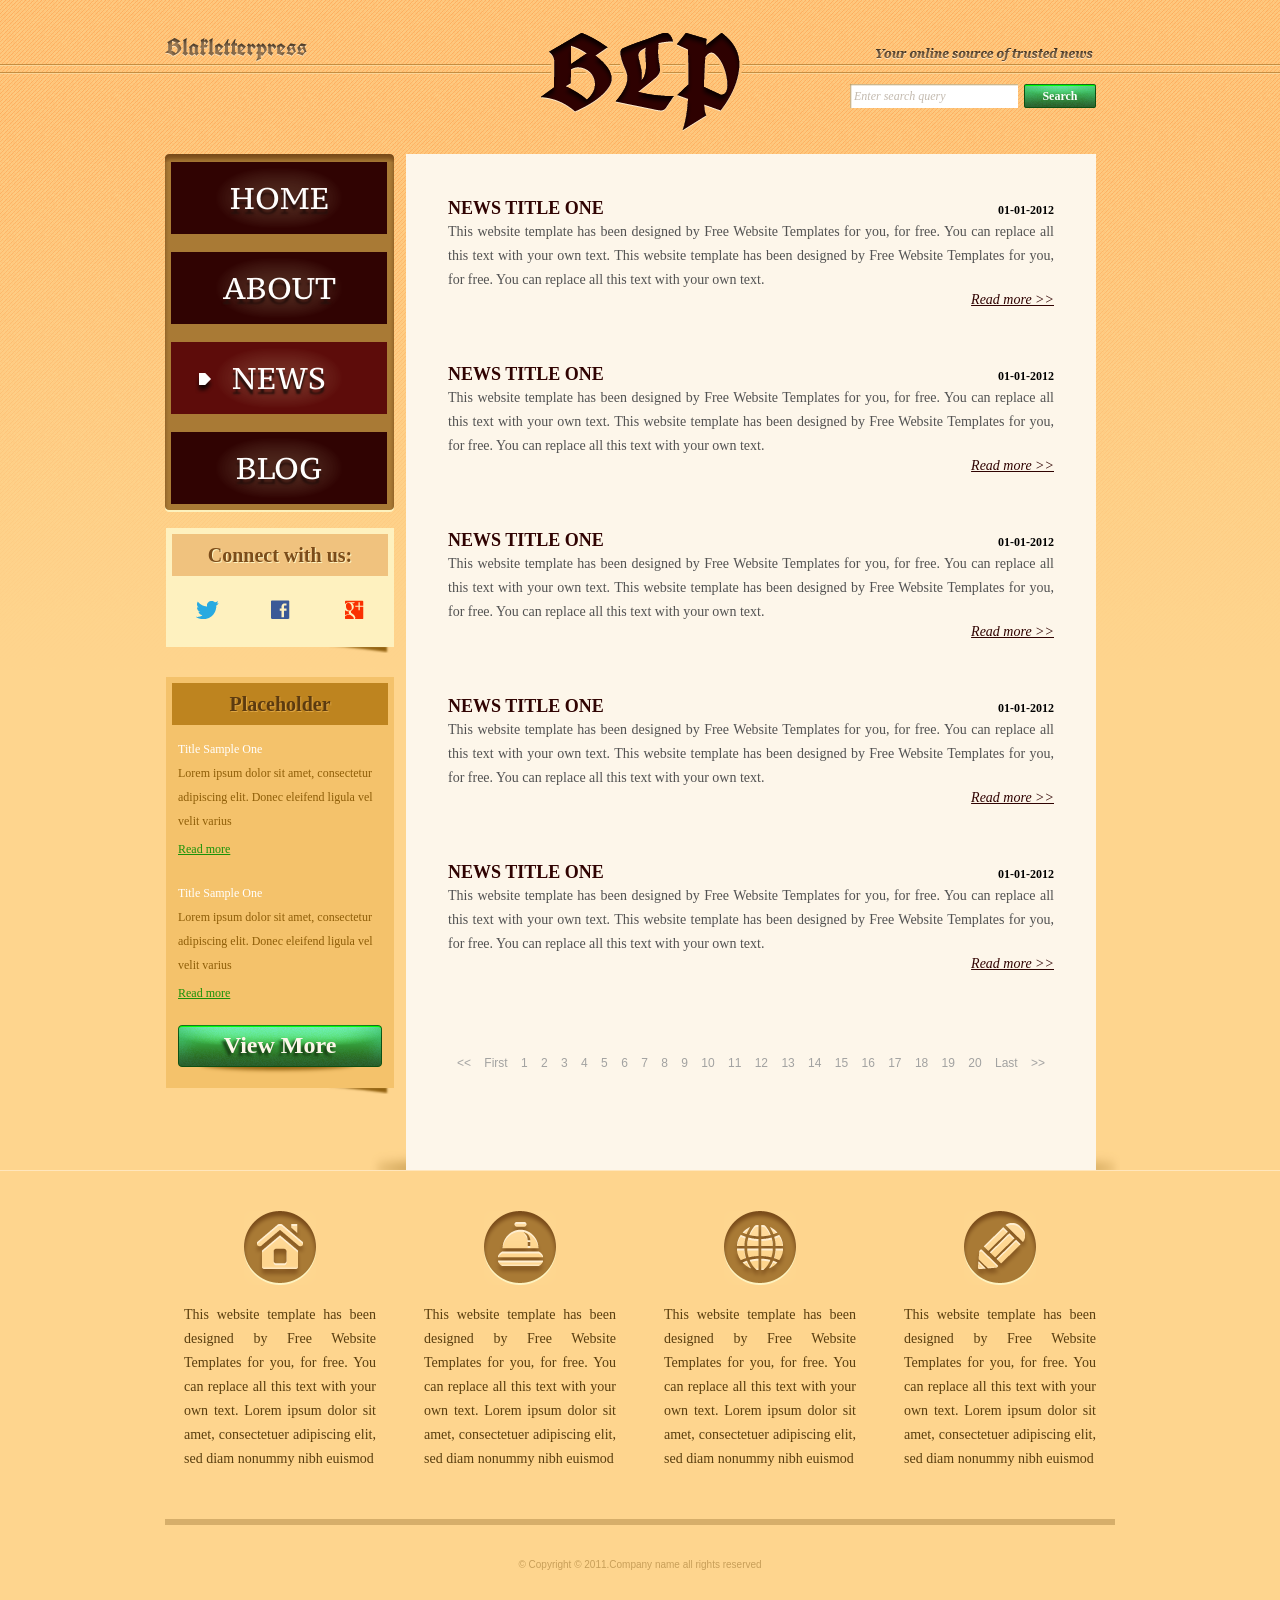
<file: Bai2/news.html>
<!DOCTYPE html>
<!-- Website template by freewebsitetemplates.com -->
<html>
<head>
	<meta charset="UTF-8">
	<title>News - Blakletterpress Website Template</title>
	<link rel="stylesheet" href="css/style.css" type="text/css">
</head>
<body>
	<div id="page">
		<div id="header">
			<div id="motto">
				<a href="index.html" class="sitename"><img src="images/blakletterpress.png" height="24" width="142" alt="SiteName"></a>
				<p>
					<img src="images/header-text.png" height="14" width="218" alt="Text">
				</p>
			</div>
			<div id="logo">
				<a href="index.html"><img src="images/logo.png" alt="LOGO"></a>
			</div>
			<div id="searchbar">
				<form action="#" method="post">
					<input type="text" value="Enter search query" class="txtfield" onBlur="javascript:if(this.value==''){this.value=this.defaultValue;}" onFocus="javascript:if(this.value==this.defaultValue){this.value='';}">
					<input type="submit" value="Search" class="btn">
				</form>
			</div>
		</div>
		<div id="contents">
			<div id="main">
				<div class="body">
					<ul id="list">
						<li>
							<span class="time">01-01-2012</span>
							<h3>NEWS TITLE ONE</h3>
							<p>
								This website template has been designed by Free Website Templates for you, for free. You can replace all this text with your own text. This website template has been designed by Free Website Templates for you, for free. You can replace all this text with your own text.
							</p>
							<a href="news.html" class="more">Read more >></a>
						</li>
						<li>
							<span class="time">01-01-2012</span>
							<h3>NEWS TITLE ONE</h3>
							<p>
								This website template has been designed by Free Website Templates for you, for free. You can replace all this text with your own text. This website template has been designed by Free Website Templates for you, for free. You can replace all this text with your own text.
							</p>
							<a href="news.html" class="more">Read more >></a>
						</li>
						<li>
							<span class="time">01-01-2012</span>
							<h3>NEWS TITLE ONE</h3>
							<p>
								This website template has been designed by Free Website Templates for you, for free. You can replace all this text with your own text. This website template has been designed by Free Website Templates for you, for free. You can replace all this text with your own text.
							</p>
							<a href="news.html" class="more">Read more >></a>
						</li>
						<li>
							<span class="time">01-01-2012</span>
							<h3>NEWS TITLE ONE</h3>
							<p>
								This website template has been designed by Free Website Templates for you, for free. You can replace all this text with your own text. This website template has been designed by Free Website Templates for you, for free. You can replace all this text with your own text.
							</p>
							<a href="news.html" class="more">Read more >></a>
						</li>
						<li>
							<span class="time">01-01-2012</span>
							<h3>NEWS TITLE ONE</h3>
							<p>
								This website template has been designed by Free Website Templates for you, for free. You can replace all this text with your own text. This website template has been designed by Free Website Templates for you, for free. You can replace all this text with your own text.
							</p>
							<a href="news.html" class="more">Read more >></a>
						</li>
					</ul>
					<div id="pagination">
						<a href="news.html">&lt;&lt;</a> <a href="news.html">First</a> <a href="news.html">1</a> <a href="news.html">2</a> <a href="news.html">3</a> <a href="news.html">4</a> <a href="news.html">5</a> <a href="news.html">6</a> <a href="news.html">7</a> <a href="news.html">8</a> <a href="news.html">9</a> <a href="news.html">10</a> <a href="news.html">11</a> <a href="news.html">12</a> <a href="news.html">13</a> <a href="news.html">14</a> <a href="news.html">15</a> <a href="news.html">16</a> <a href="news.html">17</a> <a href="news.html">18</a> <a href="news.html">19</a> <a href="news.html">20</a> <a href="news.html">Last</a> <a href="news.html">&gt;&gt;</a>
					</div>
				</div>
			</div>
			<div id="sidebar">
				<div id="navigation">
					<div>
						<ul>
							<li>
								<a href="index.html">Home</a>
							</li>
							<li>
								<a href="about.html">About</a>
							</li>
							<li class="selected">
								<a href="news.html">News</a>
							</li>
							<li>
								<a href="blog.html">Blog</a>
							</li>
						</ul>
					</div>
				</div>
				<div class="section">
					<div id="connect">
						<h2>Connect with us:</h2>
						<a href="http://freewebsitetemplates.com/go/twitter/" target="_blank" class="twitter"></a> <a href="http://freewebsitetemplates.com/go/facebook/" target="_blank" class="facebook"></a> <a href="http://freewebsitetemplates.com/go/googleplus/" target="_blank" class="googleplus"></a>
					</div>
				</div>
				<div class="section">
					<div id="posts">
						<h2>Placeholder</h2>
						<ul>
							<li>
								<h5>Title Sample One</h5>
								<p>
									Lorem ipsum dolor sit amet, consectetur adipiscing elit. Donec eleifend ligula vel velit varius
								</p>
								<a href="news.html" class="more">Read more</a>
							</li>
							<li>
								<h5>Title Sample One</h5>
								<p>
									Lorem ipsum dolor sit amet, consectetur adipiscing elit. Donec eleifend ligula vel velit varius
								</p>
								<a href="news.html" class="more">Read more</a>
							</li>
						</ul>
						<a href="news.html" class="btn2">View More</a>
					</div>
				</div>
			</div>
		</div>
		<div id="footer">
			<div>
				<ul id="featured">
					<li>
						<a href="index.html" class="home"></a>
						<p>
							This website template has been designed by Free Website Templates for you, for free. You can replace all this text with your own text. Lorem ipsum dolor sit amet, consectetuer adipiscing elit, sed diam nonummy nibh euismod
						</p>
					</li>
					<li>
						<a href="index.html" class="bell"></a>
						<p>
							This website template has been designed by Free Website Templates for you, for free. You can replace all this text with your own text. Lorem ipsum dolor sit amet, consectetuer adipiscing elit, sed diam nonummy nibh euismod
						</p>
					</li>
					<li>
						<a href="index.html" class="globe"></a>
						<p>
							This website template has been designed by Free Website Templates for you, for free. You can replace all this text with your own text. Lorem ipsum dolor sit amet, consectetuer adipiscing elit, sed diam nonummy nibh euismod
						</p>
					</li>
					<li>
						<a href="index.html" class="pencil"></a>
						<p>
							This website template has been designed by Free Website Templates for you, for free. You can replace all this text with your own text. Lorem ipsum dolor sit amet, consectetuer adipiscing elit, sed diam nonummy nibh euismod
						</p>
					</li>
				</ul>
				<p id="footnote">
					© Copyright © 2011.Company name all rights reserved
				</p>
			</div>
		</div>
	</div>
</body>
</html>
</file>
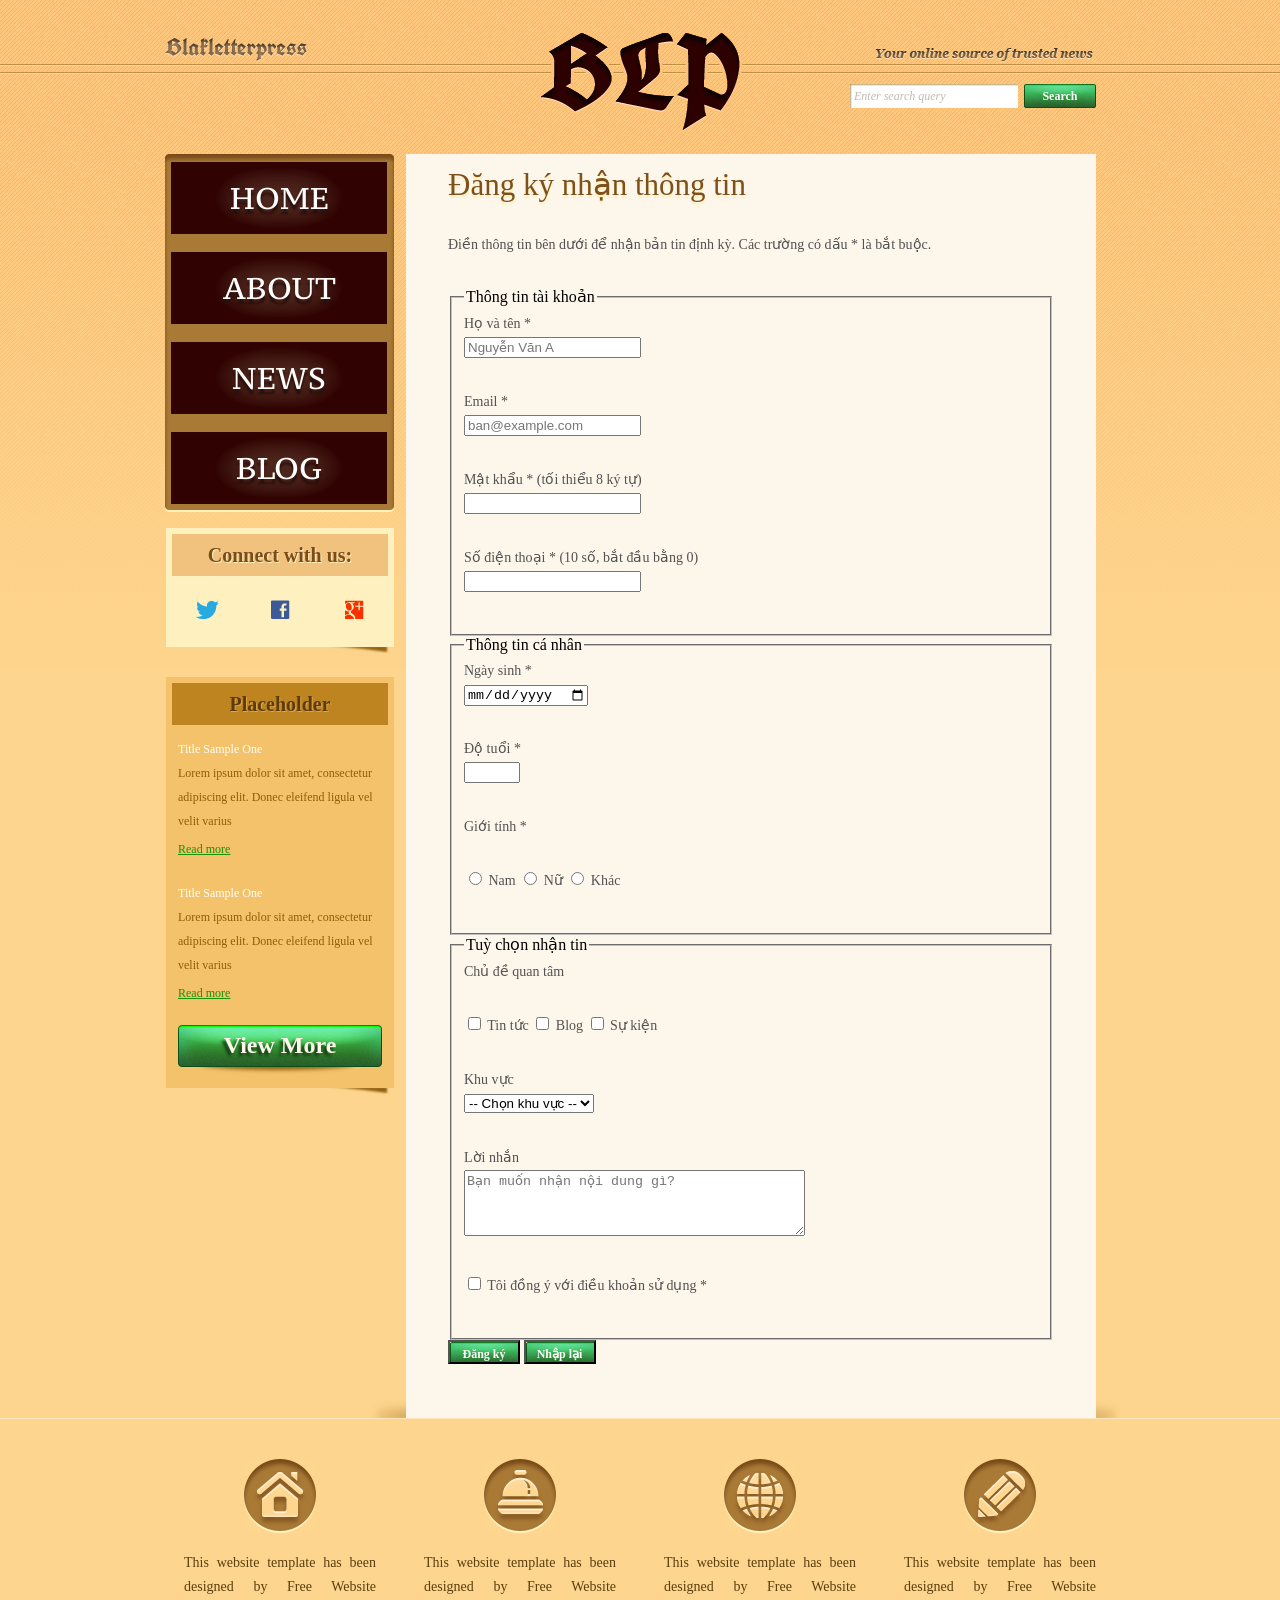
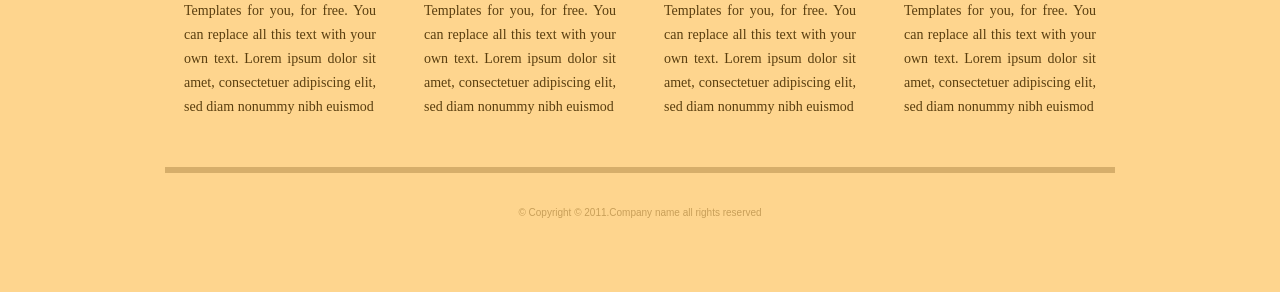
<file: Bai2/register.html>
<!DOCTYPE html>
<!-- Website template by freewebsitetemplates.com -->
<html lang="vi">
<head>
	<meta charset="UTF-8">
	<title>Register - Blakletterpress Website Template</title>
	<link rel="stylesheet" href="css/style.css" type="text/css">
</head>
<body>
	<div id="page">
		<div id="header">
			<div id="motto">
				<a href="index.html" class="sitename"><img src="images/blakletterpress.png" height="24" width="142" alt="SiteName"></a>
				<p>
					<img src="images/header-text.png" height="14" width="218" alt="Text">
				</p>
			</div>
			<div id="logo">
				<a href="index.html"><img src="images/logo.png" alt="LOGO"></a>
			</div>
			<div id="searchbar">
				<form action="#" method="post">
					<input type="text" value="Enter search query" class="txtfield" onBlur="javascript:if(this.value==''){this.value=this.defaultValue;}" onFocus="javascript:if(this.value==this.defaultValue){this.value='';}">
					<input type="submit" value="Search" class="btn">
				</form>
			</div>
		</div>
		<div id="contents">
			<div id="main">
				<div class="body">
					<h1>Đăng ký nhận thông tin</h1>
					<p>
						Điền thông tin bên dưới để nhận bản tin định kỳ. Các trường có dấu * là bắt buộc.
					</p>
					<form action="#" method="post" id="register-form">
						<fieldset>
							<legend>Thông tin tài khoản</legend>
							<p>
								<label for="fullname">Họ và tên *</label><br>
								<input type="text" id="fullname" name="fullname" placeholder="Nguyễn Văn A" required maxlength="50">
							</p>
							<p>
								<label for="email">Email *</label><br>
								<input type="email" id="email" name="email" placeholder="ban@example.com" required>
							</p>
							<p>
								<label for="password">Mật khẩu * (tối thiểu 8 ký tự)</label><br>
								<input type="password" id="password" name="password" required minlength="8">
							</p>
							<p>
								<label for="phone">Số điện thoại * (10 số, bắt đầu bằng 0)</label><br>
								<input type="tel" id="phone" name="phone" required pattern="0[0-9]{9}" title="Nhập 10 chữ số, bắt đầu bằng số 0">
							</p>
						</fieldset>
						<fieldset>
							<legend>Thông tin cá nhân</legend>
							<p>
								<label for="birthday">Ngày sinh *</label><br>
								<input type="date" id="birthday" name="birthday" required>
							</p>
							<p>
								<label for="age">Độ tuổi *</label><br>
								<input type="number" id="age" name="age" min="1" max="120" required>
							</p>
							<p>
								Giới tính *
							</p>
							<p>
								<input type="radio" id="gender-male" name="gender" value="nam" required> <label for="gender-male">Nam</label>
								<input type="radio" id="gender-female" name="gender" value="nu"> <label for="gender-female">Nữ</label>
								<input type="radio" id="gender-other" name="gender" value="khac"> <label for="gender-other">Khác</label>
							</p>
						</fieldset>
						<fieldset>
							<legend>Tuỳ chọn nhận tin</legend>
							<p>
								Chủ đề quan tâm
							</p>
							<p>
								<input type="checkbox" id="topic-news" name="topics" value="news"> <label for="topic-news">Tin tức</label>
								<input type="checkbox" id="topic-blog" name="topics" value="blog"> <label for="topic-blog">Blog</label>
								<input type="checkbox" id="topic-event" name="topics" value="event"> <label for="topic-event">Sự kiện</label>
							</p>
							<p>
								<label for="region">Khu vực</label><br>
								<select id="region" name="region">
									<option value="">-- Chọn khu vực --</option>
									<option value="bac">Miền Bắc</option>
									<option value="trung">Miền Trung</option>
									<option value="nam">Miền Nam</option>
								</select>
							</p>
							<p>
								<label for="message">Lời nhắn</label><br>
								<textarea id="message" name="message" rows="4" cols="40" placeholder="Bạn muốn nhận nội dung gì?"></textarea>
							</p>
							<p>
								<input type="checkbox" id="agree" name="agree" value="yes" required> <label for="agree">Tôi đồng ý với điều khoản sử dụng *</label>
							</p>
						</fieldset>
						<p>
							<input type="submit" value="Đăng ký" class="btn">
							<input type="reset" value="Nhập lại" class="btn">
						</p>
					</form>
				</div>
			</div>
			<div id="sidebar">
				<div id="navigation">
					<div>
						<ul>
							<li>
								<a href="index.html">Home</a>
							</li>
							<li>
								<a href="about.html">About</a>
							</li>
							<li>
								<a href="news.html">News</a>
							</li>
							<li>
								<a href="blog.html">Blog</a>
							</li>
						</ul>
					</div>
				</div>
				<div class="section">
					<div id="connect">
						<h2>Connect with us:</h2>
						<a href="http://freewebsitetemplates.com/go/twitter/" target="_blank" class="twitter"></a> <a href="http://freewebsitetemplates.com/go/facebook/" target="_blank" class="facebook"></a> <a href="http://freewebsitetemplates.com/go/googleplus/" target="_blank" class="googleplus"></a>
					</div>
				</div>
				<div class="section">
					<div id="posts">
						<h2>Placeholder</h2>
						<ul>
							<li>
								<h5>Title Sample One</h5>
								<p>
									Lorem ipsum dolor sit amet, consectetur adipiscing elit. Donec eleifend ligula vel velit varius
								</p>
								<a href="news.html" class="more">Read more</a>
							</li>
							<li>
								<h5>Title Sample One</h5>
								<p>
									Lorem ipsum dolor sit amet, consectetur adipiscing elit. Donec eleifend ligula vel velit varius
								</p>
								<a href="news.html" class="more">Read more</a>
							</li>
						</ul>
						<a href="news.html" class="btn2">View More</a>
					</div>
				</div>
			</div>
		</div>
		<div id="footer">
			<div>
				<ul id="featured">
					<li>
						<a href="index.html" class="home"></a>
						<p>
							This website template has been designed by Free Website Templates for you, for free. You can replace all this text with your own text. Lorem ipsum dolor sit amet, consectetuer adipiscing elit, sed diam nonummy nibh euismod
						</p>
					</li>
					<li>
						<a href="index.html" class="bell"></a>
						<p>
							This website template has been designed by Free Website Templates for you, for free. You can replace all this text with your own text. Lorem ipsum dolor sit amet, consectetuer adipiscing elit, sed diam nonummy nibh euismod
						</p>
					</li>
					<li>
						<a href="index.html" class="globe"></a>
						<p>
							This website template has been designed by Free Website Templates for you, for free. You can replace all this text with your own text. Lorem ipsum dolor sit amet, consectetuer adipiscing elit, sed diam nonummy nibh euismod
						</p>
					</li>
					<li>
						<a href="index.html" class="pencil"></a>
						<p>
							This website template has been designed by Free Website Templates for you, for free. You can replace all this text with your own text. Lorem ipsum dolor sit amet, consectetuer adipiscing elit, sed diam nonummy nibh euismod
						</p>
					</li>
				</ul>
				<p id="footnote">
					© Copyright © 2011.Company name all rights reserved
				</p>
			</div>
		</div>
	</div>
</body>
</html>
</file>
<file: Bai2/css/style.css>
/* Website template by freewebsitetemplates.com */
@font-face {
	font-family: 'PTSerif-Caption';
	src: url('../fonts/PT_Serif-Caption-Web-Regular.eot');
	src: local('☺'), url('../fonts/PT_Serif-Caption-Web-Regular.woff') format('woff'), url('../fonts/PT_Serif-Caption-Web-Regular.ttf') format('truetype'), url('../fonts/PT_Serif-Caption-Web-Regular.svg') format('svg');
	font-weight: normal;
	font-style: normal;
}
@font-face {
	font-family: 'UnifrakturCook-Bold';
	src: url('../fonts/UnifrakturCook-Bold.eot');
	src: local('☺'), url('../fonts/UnifrakturCook-Bold.woff') format('woff'), url('../fonts/UnifrakturCook-Bold.ttf') format('truetype'), url('../fonts/UnifrakturCook-Bold.svg') format('svg');
	font-weight: normal;
	font-style: normal;
}
body {
	background: #fed58e url(../images/bg-body.png) repeat-x left top;
	font-family: Georgia, "Times New Roman", Times, serif;
	margin: 0;
}
#background {
}
#page {
	width: 960px;
	margin: 0 auto;
}
img {
	border: 0;
}
/*------------------------------ SPRITES ------------------------------*/
.btn, .btn2, #searchbar form input.txtfield, #navigation li, #navigation li a:hover, #navigation li.selected a {
	background: url(../images/interface.png) no-repeat;
}
#navigation, #navigation > div, #navigation ul {
	background-image: url(../images/bg-navigation.png);
	background-repeat: no-repeat;
}
#connect > a, #featured li > a {
	background: url(../images/icons.png) no-repeat;
}
.btn {
	background-position: -178px 0;
	color: #fcfefc;
	cursor: pointer;
	font-family: Georgia, "Times New Roman", Times, serif;
	font-size: 12px;
	font-weight: bold;
	height: 24px;
	line-height: 24px;
	width: 72px;
	padding: 0 0 4px;
	text-align: center;
}
.btn:hover {
	background-position: -260px 0;
}
.btn2 {
	background-position: 0 -32px;
	display: block;
	color: #fdf6ea;
	font-family: Georgia, "Times New Roman", Times, serif;
	font-size: 24px;
	font-weight: bold;
	height: 51px;
	line-height: 40px;
	width: 204px;
	text-align: center;
	text-decoration: none;
	text-shadow: -3px 3px 3px #173c13;
}
.btn2:hover {
	background-position: -216px -31px;
}
/*------------------------------ HEADER ------------------------------*/
#header {
	height: 106px;
	padding: 24px 0;
	text-align: center;
	position: relative
}
/** motto **/
#motto {
	text-align: right;
	padding: 13px 27px 15px 0;
}
a.sitename {
	float: left;
	display: inline-block;
	font-family: "UnifrakturCook-Bold";
	font-size: 24px;
	height: 24px;
	margin-left: 5px;
}
#motto p {
	display: inline-block;
	height: 24px;
	line-height: 24px;
	margin: 8px 0 0;
}
/** Logo **/
#logo {
	display: inline-block;
	position: absolute;
	left: 360px;
	top: 24px;
}
/** Searchbar **/
#searchbar {
	padding: 0 24px 15px 0;
	text-align: right;
}
#searchbar form {
	display: inline-block;
*float: right; /** Needed for IE7 **/
}
#searchbar form input {
	float: left;
	border: 0;
	margin: 0;
}
#searchbar input.txtfield {
	background-position: 0 0;
	color: #c3baaf;
	font-family: Georgia, "Times New Roman", Times, serif;
	font-size: 12px;
	font-style: italic;
	height: 24px;
	line-height: 24px;
	width: 160px;
	margin: 0 6px 0 0;
	padding: 0 4px;
}
/*------------------------------ CONTENTS ------------------------------*/
#contents {
	background: url(../images/content-shadow.png) no-repeat right bottom;
*display: inline-block; /** Needed for IE7 **/
}
#contents:after {
	clear:both;
	content:"";
	display:block;
	height:0;
	line-height:0;
	visibility:hidden;
}
#contents h1 {
	color: #7e501c;
	font-size: 31px;
	font-weight: normal;
	margin: 0 0 30px;
	text-align: justify;
	text-shadow: 0 3px #fdf2be;
}
#contents h1 a {
	color: #7e501c;
}
#contents h1 em {
	font-weight: bold;
	text-transform: uppercase;
}
#contents h2 {
	font-size: 20px;
	line-height: 42px;
	margin: 0 0 24px;
	text-align: center;
}
#contents h3 {
	color: #300302;
	font-size: 18px;
	line-height: 24px;
	margin: 0 0 0;
	text-transform: uppercase;
}
#contents h4 {
	color: #300302;
	font-size: 14px;
	line-height: 24px;
	margin: 0;
}
#contents p {
	color: #525252;
	font-size: 14px;
	line-height: 24px;
	margin: 0;
	padding: 0 0 30px;
	text-align: justify;
}
#contents p a {
	color: #525252;
}
#contents p a:hover {
	color: #e19320;
}
/** MAIN **/
#main {
	float: right;
	background-color: #fdf6ea;
	min-height: 982px;
	width: 666px;
	margin: 0 24px 0 12px;
	padding: 12px 12px 22px;
}
#main div.body {
	padding: 0 30px;
}
/** list **/
#list {
	list-style: none;
	margin: 30px 0;
	padding: 0;
}
#list li {
	display: inline-block;
	width: 100%;
	margin: 0 0 54px;
}
#list span.time {
	float: right;
	font-size: 12px;
	font-weight: bold;
	margin: 7px 0 0;
}
#list li p {
	padding-bottom: 0;
}
#list li a.more {
	float: right;
	color: #300302;
	font-size: 14px;
	font-style: italic;
}
#list li a.more:hover {
	color: #097a07;
}
/** pagination **/
#pagination {
	font-family: Arial, Helvetica, sans-serif;
	font-size: 12px;
	text-align: center;
}
#pagination a {
	color: #a2a2a1;
	margin: 0 3px;
	padding: 0 2px;
	text-decoration: none;
}
#pagination a:hover {
	color: #be841f;
}
/** gallery **/
#gallery {
	margin: 0 0 36px;
}
#gallery > div {
	margin: 0 0 14px;
}
#gallery ul {
	background-color: #ebe0ce;
	display: inline-block;
	list-style: none;
	width: 606px;
	margin: 0;
	padding: 6px 30px;
}
#gallery ul li {
	float: left;
	cursor: pointer;
	height: 48px;
	width: 78px;
	margin: 0 11px;
}
#gallery ul li:hover {
	filter:alpha(opacity=80);
	opacity: 0.8;
}
/** SIDEBAR **/
#sidebar {
	float: left;
	height: auto;
	width: 229px;
	margin-left: 5px;
}
#sidebar div.section {
	background: url(../images/box-shadow-bottom.png) no-repeat left bottom;
	margin: 0 0 24px;
	padding: 0 0 6px;
}
/** Navigation **/
#navigation {
	background-position: -468px bottom;
	margin: 0 0 16px;
	padding: 0 0 8px;
}
#navigation > div {
	background-position: 0 top;
	padding: 8px 0 0;
}
#navigation ul {
	background-position: -234px top;
	background-repeat: repeat-y;
	list-style: none;
	margin: 0;
	padding: 0 6px;
}
#navigation li {
	background-position: 0 -90px;
	height: 72px;
	width: 216px;
	margin-top: 18px;
}
#navigation li:hover, #navigation li.selected {
	background-position: -226px -90px;
}
#navigation li:first-child {
	margin-top: 0;
}
#navigation li a {
	color: #fffefd;
	display: block;
	font: 30px/72px "PTSerif-Caption";
	text-align: center;
	text-decoration: none;
	text-transform: uppercase;
	text-shadow: 0 5px 2px #27100c;
}
#navigation li a:hover, #navigation li.selected a {
	background-position: 24px -162px;
}
/** connect **/
#connect {
	background-color: #fef1bf;
	margin-left: 1px;
	padding: 6px;
}
#connect h2 {
	background-color: #f0c27e;
	color: #7b4c1a;
	text-shadow: 1px 1px #fdf2be;
}
#connect > a {
	display: inline-block;
	height: 19px;
	width: 23px;
	margin: 0 24px 18px;
}
#connect a.twitter {
	background-position: 0 0;
}
#connect a.facebook {
	background-position: -72px 0;
	width: 19px;
}
#connect a.googleplus {
	background-position: -141px 0;
	width: 22px;
}
/** Post **/
#posts {
	background-color: #f4c26b;
	margin-left: 1px;
	padding: 6px;
}
#posts h2 {
	background-color: #be841f;
	color: #5c3b10;
	margin-bottom: 12px;
	text-shadow: 1px 1px #dfa643;
}
#posts ul {
	list-style: none;
	margin: 0;
	padding: 0 6px;
	overflow: hidden;
}
#posts li {
	margin: 0 0 24px;
}
#posts h5 {
	color: #fff;
	font-size: 12px;
	font-weight: normal;
	line-height: 24px;
	margin: 0;
}
#posts p {
	color: #8f5e08;
	font-size: 12px;
	padding-bottom: 6px;
	text-align: left;
}
#posts a.more {
	color: #199209;
	font-size: 12px;
}
#posts a.more:hover {
	color: #bb8528;
}
#posts a.btn2 {
	margin: 0 auto 6px;
}
/** hover states **/
#contents h1 a:hover, #posts p a:hover {
	text-decoration: none;
}
/*------------------------------ FOOTER ------------------------------*/
#footer {
	border-top: 1px solid #ffe6bc;
	width: 100%;
	padding: 40px 0;
	position: absolute;
	left: 0;
}
#footer > div {
	width: 960px;
	margin: 0 auto;
}
/** featured **/
#featured {
	display: inline-block;
	list-style: none;
	margin: 0 0 30px;
	padding: 0;
}
#featured li {
	float: left;
	width: 192px;
	margin: 0 24px;
}
#featured li > a {
	display: block;
	height: 74px;
	width: 72px;
	margin: 0 auto 18px;
}
#featured li a.home {
	background-position: -91px -27px;
}
#featured li a.bell {
	background-position: -91px -112px;
}
#featured li a.globe {
	background-position: -91px -196px;
}
#featured li a.pencil {
	background-position: -91px -280px;
}
#featured li a.home:hover {
	background-position: 0 -27px;
}
#featured li a.bell:hover {
	background-position: 0 -112px;
}
#featured li a.globe:hover {
	background-position: 0 -196px;
}
#featured li a.pencil:hover {
	background-position: 0 -280px;
}
#featured li p {
	color: #593e0f;
	font: 14px/24px "Times New Roman", Times, serif;
	text-align: justify;
}
#featured li p a {
	color: #593e0f;
}
#featured li p a:hover {
	color: #bb8528;
}
#footnote {
	color: #c89f59;
	font-family: "Trebuchet MS", Arial, Helvetica, sans-serif;
	font-size: 10px;
	width: 950px;
	border-top: 6px solid #d6ae6a;
	margin: 0 auto;
	padding: 34px 0;
	text-align: center;
}
</file>
<file: Assignment3/Bai1/style.css>
/* =====================================================================
   Blakletterpress — Trang khuyến mãi thiệp Tết 2026
   HOẠT ĐỘNG 1 — CSS ĐÃ CÀI LỖI (chủ đề: Box model + Position).

   Trang này đáng lẽ hiển thị như sau:
   - Thanh menu trên cùng DÍNH lại khi cuộn (sticky) và luôn nằm trên ảnh.
   - Ảnh hero phủ kín khung, chữ tiêu đề nằm CHÍNH GIỮA ảnh.
   - Ba thẻ sản phẩm xếp thành MỘT HÀNG, mỗi thẻ có nhãn "-20%" ở GÓC TRÊN
     BÊN PHẢI của chính thẻ đó; ảnh và chữ nằm gọn trong thẻ.
   - Nút "↑" nổi cố định ở GÓC DƯỚI BÊN PHẢI màn hình khi cuộn.

   Hiện tại bố cục đang VỠ. Nhiệm vụ của bạn (KHÔNG dùng AI): tìm và sửa
   các lỗi box model / position để trang hiển thị đúng như mô tả trên.
   ===================================================================== */

* {
	margin: 0;
	padding: 0;
	box-sizing: border-box;
}

body {
	font-family: "Segoe UI", Arial, sans-serif;
	color: #222;
	background: #f4f1ea;
	line-height: 1.5;
}

a {
	color: inherit;
}

/* ===== Header / thanh điều hướng ===== */
.site-header {
	background: #2b2b2b;
	position: sticky;
	top: 0;
	z-index: 100;
}

.header-inner {
	max-width: 1000px;
	margin: 0 auto;
	padding: 16px 24px;
	display: flex;
	align-items: center;
	justify-content: space-between;
}

.brand {
	color: #fff;
	font-size: 24px;
	font-weight: bold;
	text-decoration: none;
}

.main-nav ul {
	list-style: none;
	display: flex;
	gap: 24px;
}

.main-nav a {
	color: #ddd;
	text-decoration: none;
}

.main-nav a:hover {
	color: #fff;
}

/* ===== Hero ===== */
.hero {
	position: relative;
	height: 360px;
	overflow: hidden;
}

.hero-bg {
	display: block;
	width: 100%;
	height: 100%;
	object-fit: cover;
}

.hero-overlay {
	position: absolute;
	top: 50%;
	left: 50%;
	transform: translate(-50%, -50%);
	width: 80%;
	max-width: 560px;
	text-align: center;
	color: #fff;
	text-shadow: 0 2px 6px rgba(0, 0, 0, 0.6);
	z-index: 5;
}

.hero-overlay h1 {
	font-size: 34px;
	margin-bottom: 12px;
}

.hero-overlay p {
	font-size: 18px;
	margin-bottom: 20px;
}

.hero-btn {
	display: inline-block;
	padding: 12px 28px;
	background: #c0392b;
	color: #fff;
	text-decoration: none;
	border-radius: 4px;
}

/* ===== Khu sản phẩm ===== */
.products {
	max-width: 1000px;
	margin: 48px auto;
	padding: 0 24px;
}

.products h2 {
	margin-bottom: 24px;
	font-size: 28px;
}

.card-list {
	display: flex;
	flex-wrap: wrap;
	gap: 24px;
}

.card {
	position: relative;
	flex: 0 0 calc((100% - 48px) / 3);
	min-height: 300px;
	background: #fff;
	border: 1px solid #e0d8c8;
	border-radius: 8px;
	padding: 16px;
	box-shadow: 0 4px 12px rgba(0, 0, 0, 0.06);
}

.badge {
	position: absolute;
	top: 12px;
	right: 12px;
	background: #c0392b;
	color: #fff;
	font-size: 14px;
	font-weight: bold;
	padding: 4px 10px;
	border-radius: 20px;
}

.card img {
	display: block;
	width: 100%;
	height: auto;
}

.card-body h3 {
	margin: 12px 0 8px;
	font-size: 20px;
}

.card-body p {
	margin-bottom: 8px;
	font-size: 15px;
	color: #555;
}

.card-body .price {
	color: #c0392b;
	font-weight: bold;
	font-size: 18px;
}

/* ===== Nút lên đầu trang ===== */
.back-to-top {
	position: fixed;
	bottom: 24px;
	right: 24px;
	width: 48px;
	height: 48px;
	background: #2b2b2b;
	color: #fff;
	text-align: center;
	line-height: 48px;
	font-size: 22px;
	text-decoration: none;
	border-radius: 50%;
}

/* ===== Footer ===== */
.site-footer {
	margin-top: 48px;
	padding: 32px 24px;
	background: #2b2b2b;
	color: #cfcfcf;
	text-align: center;
	font-size: 14px;
}
</file>
<file: Assignment3/Bai2/style.css>
/* =====================================================================
   Blakletterpress — Trang khuyến mãi thiệp Tết 2026
   HOẠT ĐỘNG 2 — CSS cho phần DÙNG GenAI (chủ đề: Box model + Position).

   Khác với Hoạt động 1, ở đây trang trông GẦN NHƯ đúng: nhìn lướt qua thấy
   ổn, nhưng vẫn còn MỘT VÀI LỖI TINH VI về box model / position mà bạn phải
   phát hiện qua quan sát kỹ + DevTools (ví dụ: cuộn trang để kiểm tra menu,
   xem nhãn "-20%" có đủ trên mọi thẻ không, thu hẹp cửa sổ xem thẻ có bị
   rớt hàng không).

   QUAN TRỌNG: trong file này CŨNG có những đoạn code TRÔNG "thừa/lạ" nhưng
   thực ra ĐANG ĐÚNG và CẦN THIẾT. AI hay "sửa nhầm" chúng. Nhiệm vụ của bạn
   là chỉ sửa lỗi thật và BẢO VỆ những đoạn đúng (xem yêu cầu trong de-bai.md).
   ===================================================================== */

* {
	margin: 0;
	padding: 0;
	box-sizing: border-box;
}

body {
	font-family: "Segoe UI", Arial, sans-serif;
	color: #222;
	background: #f4f1ea;
	line-height: 1.5;
}

a {
	color: inherit;
}

.page {
	overflow-x: clip;
}

/* ===== Header / thanh điều hướng ===== */
.site-header {
	background: #2b2b2b;
	position: sticky;
	top: 0;
	z-index: 100;
}

.header-inner {
	max-width: 1000px;
	margin: 0 auto;
	padding: 16px 24px;
	display: flex;
	align-items: center;
	justify-content: space-between;
}

.brand {
	color: #fff;
	font-size: 24px;
	font-weight: bold;
	text-decoration: none;
}

.main-nav ul {
	list-style: none;
	display: flex;
	gap: 24px;
}

.main-nav a {
	color: #ddd;
	text-decoration: none;
}

.main-nav a:hover {
	color: #fff;
}

/* ===== Hero ===== */
.hero {
	position: relative;
	height: 360px;
	overflow: hidden;
}

.hero-bg {
	width: 100%;
	height: 100%;
	object-fit: cover;
	transform: scale(1.08);
}

.hero-overlay {
	position: absolute;
	top: 50%;
	left: 50%;
	transform: translate(-50%, -50%);
	width: 80%;
	max-width: 560px;
	text-align: center;
	color: #fff;
	text-shadow: 0 2px 6px rgba(0, 0, 0, 0.6);
}

.hero-overlay h1 {
	font-size: 34px;
	margin-bottom: 12px;
}

.hero-overlay p {
	font-size: 18px;
	margin-bottom: 20px;
}

.hero-btn {
	display: inline-block;
	padding: 12px 28px;
	background: #c0392b;
	color: #fff;
	text-decoration: none;
	border-radius: 4px;
}

/* ===== Khu sản phẩm ===== */
.products {
	max-width: 1000px;
	margin: -48px auto 48px;
	padding: 24px 24px 0;
	position: relative;
	z-index: 1;
	background: #f4f1ea;
	border-radius: 16px 16px 0 0;
}

.products h2 {
	margin-bottom: 24px;
	font-size: 28px;
}

.card-list {
	display: flex;
	flex-wrap: wrap;
	gap: 24px;
}

.card {
	flex: 0 0 calc((100% - 48px) / 3);
	min-height: 320px;
	position: relative;
	background: #fff;
	border: 1px solid #e0d8c8;
	border-radius: 8px;
	padding: 16px;
	box-shadow: 0 4px 12px rgba(0, 0, 0, 0.06);
}

.badge {
	position: absolute;
	top: 12px;
	right: 12px;
	z-index: 3;
	background: #c0392b;
	color: #fff;
	font-size: 14px;
	font-weight: bold;
	padding: 4px 10px;
	border-radius: 20px;
}

.card img {
	display: block;
	width: 100%;
	height: 180px;
	object-fit: cover;
	border-radius: 4px;
	position: relative;
	z-index: 2;
}

.card-body h3 {
	margin: 12px 0 8px;
	font-size: 20px;
}

.card-body p {
	margin-bottom: 8px;
	font-size: 15px;
	color: #555;
}

.card-body .price {
	color: #c0392b;
	font-weight: bold;
	font-size: 18px;
}

/* ===== Nút lên đầu trang ===== */
.back-to-top {
	position: fixed;
	bottom: 24px;
	right: 24px;
	width: 48px;
	height: 48px;
	background: #2b2b2b;
	color: #fff;
	text-align: center;
	line-height: 48px;
	font-size: 22px;
	text-decoration: none;
	border-radius: 50%;
	z-index: 200;
}

/* ===== Footer ===== */
.site-footer {
	padding: 32px 24px;
	background: #2b2b2b;
	color: #cfcfcf;
	text-align: center;
	font-size: 14px;
}
</file>
<file: Assignment3/Bai4/style.css>
@charset "UTF-8";
@import url("https://fonts.googleapis.com/css2?family=Be+Vietnam+Pro:wght@400;500;600&family=Playfair+Display:ital,wght@0,600;0,700;1,500&display=swap");

/* =========================================================
   Blakletterpress — style.css
   Mobile-first. Các mốc responsive:
     30rem (480px)  menu 4 cột
     40rem (640px)  thẻ giá trị / đội ngũ 3 cột, form 2 cột, footer 2 cột
     60rem (960px)  header nằm ngang, nội dung + sidebar 2 cột, footer 4 cột
   ========================================================= */

/* ---------- 1. Biến dùng chung ---------- */
:root {
	--bg: #fed48d;
	--paper: #fffaf0;
	--card: #ffffff;
	--ink: #3a2012;
	--ink-soft: #6b4a32;
	--brown: #794b19;
	--brown-light: #916327;
	--line: #c48d41;
	--rule: #ead3a6;
	--amber: #fec479;
	--cream: #fff3dc;
	--link: #8a4a0b;
	--green: #23804a;
	--green-dark: #17603a;
	--footer-bg: #2a130b;

	--font-body: "Be Vietnam Pro", "Segoe UI", Roboto, "Helvetica Neue", Arial, sans-serif;
	--font-display: "Playfair Display", Georgia, "Times New Roman", serif;

	--radius: 8px;
	--shadow: 0 1px 2px rgba(58, 32, 18, .12), 0 8px 24px rgba(58, 32, 18, .12);
	/* Lề hai bên: tối thiểu 1.25rem, và giữ nội dung không rộng quá 70rem */
	--gutter: max(1.25rem, calc((100% - 70rem) / 2));
}

/* ---------- 2. Reset & nền tảng ---------- */
*,
*::before,
*::after {
	box-sizing: border-box;
}

html {
	scroll-behavior: smooth;
	-webkit-text-size-adjust: 100%;
}

body {
	margin: 0;
	/* Dịch ảnh nền lên 76px để bỏ 2 đường kẻ ngang cố định trong ảnh gốc */
	background: var(--bg) url("images/bg-body.png") repeat-x 0 -76px;
	color: var(--ink);
	font-family: var(--font-body);
	font-size: 1rem;
	line-height: 1.65;
}

img {
	display: block;
	max-width: 100%;
	height: auto;
}

h1,
h2,
h3 {
	font-family: var(--font-display);
	line-height: 1.2;
	color: var(--ink);
}

a {
	color: var(--link);
	text-underline-offset: .18em;
}

a:hover {
	color: var(--ink);
}

:focus-visible {
	outline: 3px solid var(--ink);
	outline-offset: 2px;
}

[id] {
	scroll-margin-top: 1rem;
}

/* ---------- 3. Header ---------- */
.site-header {
	display: grid;
	grid-template-areas:
		"logo"
		"name"
		"tagline"
		"nav";
	justify-items: center;
	padding: 1.25rem var(--gutter) 1rem;
	border-bottom: 5px double var(--line);
	text-align: center;
}

/* Logo là ảnh trang trí nên đặt bằng pseudo-element, không cần sửa HTML */
.site-header::before {
	content: "";
	grid-area: logo;
	width: 6.5rem;
	aspect-ratio: 240 / 108;
	background: url("images/logo.png") center / contain no-repeat;
}

.site-name {
	grid-area: name;
	font-family: var(--font-display);
	font-size: clamp(1.75rem, 7vw, 2.25rem);
	font-weight: 700;
	line-height: 1.15;
	color: var(--ink);
	text-decoration: none;
}

.tagline {
	grid-area: tagline;
	margin: 0;
	font-family: var(--font-display);
	font-style: italic;
	font-weight: 500;
	color: var(--brown);
}

.main-nav {
	grid-area: nav;
	width: 100%;
	margin-top: 1rem;
}

.main-nav ul {
	display: grid;
	grid-template-columns: repeat(2, 1fr);
	margin: 0;
	padding: 0;
	overflow: hidden;
	list-style: none;
	background: linear-gradient(var(--brown), var(--brown-light));
	border-radius: var(--radius);
	box-shadow: 0 2px 6px rgba(58, 32, 18, .3);
}

/* Đường kẻ mảnh giữa các ô menu, đúng cho cả lưới 2×2 lẫn 1×4 */
.main-nav li {
	box-shadow: 0 0 0 1px rgba(255, 243, 220, .14);
}

.main-nav a {
	display: block;
	padding: .7rem 1rem;
	color: var(--cream);
	font-weight: 600;
	text-align: center;
	text-decoration: none;
	white-space: nowrap;
	transition: background-color .2s;
}

.main-nav a:hover,
.main-nav a:focus-visible {
	background-color: rgba(255, 243, 220, .2);
	color: #fff;
}

.main-nav a:focus-visible {
	outline-color: var(--cream);
	outline-offset: -4px;
}

/* ---------- 4. Bố cục chính ---------- */
.layout {
	display: grid;
	gap: 1.5rem;
	padding: 1.5rem var(--gutter) 0;
}

main,
.sidebar {
	min-width: 0;
	background: var(--paper);
	border: 1px solid var(--rule);
	border-radius: var(--radius);
	box-shadow: var(--shadow);
}

main {
	padding: clamp(1.25rem, 5vw, 2.5rem);
}

/* Mỗi khối nội dung cách nhau bằng đường kẻ đôi kiểu ấn phẩm in */
main > * + * {
	margin-top: 2.5rem;
	padding-top: 2.5rem;
	border-top: 3px double var(--rule);
}

h1 {
	margin: 0 0 1.25rem;
	font-size: clamp(1.9rem, 6vw, 2.75rem);
	letter-spacing: -.01em;
}

h2 {
	margin: 0 0 1.25rem;
	font-size: clamp(1.4rem, 4vw, 1.75rem);
}

main h2::after {
	content: "";
	display: block;
	width: 3rem;
	height: 3px;
	margin-top: .5rem;
	background: var(--line);
}

h3 {
	font-size: 1.15rem;
}

/* ---------- 5. Bài giới thiệu ---------- */
article p {
	max-width: 65ch;
	margin: 0 0 1rem;
}

article p:last-child {
	margin-bottom: 0;
}

figure {
	margin: 0 0 1.5rem;
}

figure img {
	width: 100%;
	aspect-ratio: 666 / 342;
	object-fit: cover;
	border: 6px solid var(--card);
	border-radius: 4px;
	box-shadow: 0 2px 10px rgba(58, 32, 18, .25);
}

figcaption {
	margin-top: .6rem;
	color: var(--ink-soft);
	font-size: .9rem;
	font-style: italic;
	text-align: center;
}

/* ---------- 6. Giá trị cốt lõi ---------- */
.value-list,
.team-list {
	display: grid;
	gap: 1rem;
	margin: 0;
	padding: 0;
	list-style: none;
}

.value-card,
.member {
	display: grid;
	column-gap: 1rem;
	padding: 1.1rem;
	background: var(--card);
	border: 1px solid var(--rule);
	border-radius: var(--radius);
}

.value-card {
	grid-template-columns: 72px 1fr;
	transition: transform .2s, box-shadow .2s;
}

/* Icon cắt từ sprite icons.png: mỗi icon 72×74, cột thứ hai (x = -91px) là trạng thái hover */
.value-card::before {
	content: "";
	grid-row: span 2;
	width: 72px;
	height: 74px;
	background: url("images/icons.png") no-repeat var(--icon-x, 0) var(--icon-y, -27px);
}

.value-card:nth-child(1) { --icon-y: -280px; } /* bút chì — Thủ công */
.value-card:nth-child(2) { --icon-y: -196px; } /* địa cầu — Bền vững */
.value-card:nth-child(3) { --icon-y: -112px; } /* chuông phục vụ — Cá nhân hoá */

.value-card:hover {
	--icon-x: -91px;
	transform: translateY(-3px);
	box-shadow: var(--shadow);
}

.value-card h3,
.member h3 {
	align-self: end;
	margin: 0 0 .25rem;
}

.value-card p,
.member p {
	margin: 0;
	color: var(--ink-soft);
	font-size: .95rem;
}

/* ---------- 7. Đội ngũ ---------- */
.member {
	grid-template-columns: auto 1fr;
	align-items: center;
}

/* Ảnh gốc nhỏ (78×48) nên trình bày như một tấm ảnh in dán lên thẻ */
.member img {
	grid-row: span 2;
	width: 96px;
	border: 4px solid var(--card);
	box-shadow: 0 2px 6px rgba(58, 32, 18, .35);
	transform: rotate(-2deg);
}

.member:nth-child(even) img {
	transform: rotate(2deg);
}

.member p {
	align-self: start;
}

/* ---------- 8. Form liên hệ ---------- */
.contact-form {
	display: grid;
	gap: 1rem 1.25rem;
}

.contact-form p {
	margin: 0;
}

/* <br> trong HTML chỉ để xuống dòng khi chưa có CSS; ở đây label đã là block */
.contact-form br {
	display: none;
}

.contact-form label {
	display: block;
	margin-bottom: .35rem;
	font-weight: 600;
}

.contact-form label:has(+ br + :required)::after {
	content: " *";
	color: #b3261e;
}

.contact-form input,
.contact-form textarea {
	width: 100%;
	padding: .65rem .8rem;
	background: var(--card);
	border: 1px solid var(--line);
	border-radius: 6px;
	color: inherit;
	font: inherit;
	transition: border-color .2s, box-shadow .2s;
}

.contact-form textarea {
	min-height: 8rem;
	resize: vertical;
}

.contact-form input:focus,
.contact-form textarea:focus {
	outline: none;
	border-color: var(--brown);
	box-shadow: 0 0 0 3px rgba(196, 141, 65, .35);
}

.contact-form button {
	width: 100%;
	padding: .75rem 1.75rem;
	background: linear-gradient(var(--green), var(--green-dark));
	border: 1px solid var(--green-dark);
	border-radius: 6px;
	box-shadow: inset 0 1px 0 rgba(255, 255, 255, .25), 0 2px 4px rgba(58, 32, 18, .25);
	color: #fff;
	font: inherit;
	font-weight: 600;
	cursor: pointer;
	transition: filter .2s, transform .1s;
}

.contact-form button:hover {
	filter: brightness(1.1);
}

.contact-form button:active {
	transform: translateY(1px);
}

/* ---------- 9. Sidebar ---------- */
.sidebar {
	overflow: hidden;
	padding: 0 1.25rem 1.25rem;
}

.sidebar h2 {
	margin: 0 -1.25rem 0;
	padding: .8rem 1.25rem;
	background: linear-gradient(var(--brown), var(--brown-light));
	color: var(--cream);
	font-size: 1.15rem;
}

.recent {
	margin: 0;
	padding: 0;
	list-style: none;
}

.recent li {
	border-bottom: 1px dashed var(--line);
}

.recent a {
	display: flex;
	gap: .5rem;
	padding: .8rem 0;
	font-weight: 500;
	text-decoration: none;
}

.recent a::before {
	content: "›";
	color: var(--line);
	font-weight: 600;
	transition: transform .2s;
}

.recent a:hover {
	text-decoration: underline;
}

.recent a:hover::before {
	transform: translateX(3px);
}

.sidebar p {
	margin: 1rem 0 0;
	color: var(--ink-soft);
	font-size: .95rem;
}

.sidebar a[href*="facebook"] {
	font-weight: 600;
	white-space: nowrap;
}

/* Icon Facebook 19×19 lấy từ hàng đầu của sprite */
.sidebar a[href*="facebook"]::before {
	content: "";
	display: inline-block;
	width: 19px;
	height: 19px;
	margin-right: .35rem;
	vertical-align: -4px;
	background: url("images/icons.png") no-repeat -72px 0;
}

/* ---------- 10. Footer ---------- */
.site-footer {
	margin-top: 2.5rem;
	padding: 2.5rem var(--gutter) 1.5rem;
	background: var(--footer-bg);
	border-top: 4px solid var(--line);
	color: #ecd2ab;
}

.footer-cols {
	display: grid;
	gap: 1.5rem 2rem;
	margin: 0;
	padding: 0;
	list-style: none;
}

.footer-cols h3 {
	margin: 0 0 .4rem;
	color: var(--amber);
	font-size: 1.05rem;
}

.footer-cols p {
	margin: 0;
	font-size: .95rem;
	overflow-wrap: break-word;
}

.copyright {
	margin: 2rem 0 0;
	padding-top: 1.25rem;
	border-top: 1px solid rgba(254, 196, 121, .2);
	color: #c9ab82;
	text-align: center;
}

/* ---------- 11. Responsive ---------- */
@media (min-width: 30rem) {
	.main-nav ul {
		grid-template-columns: repeat(4, 1fr);
	}
}

@media (min-width: 40rem) {
	.value-list,
	.team-list {
		grid-template-columns: repeat(3, 1fr);
	}

	/* Thẻ chuyển từ dạng ngang (icon bên trái) sang dạng dọc, canh giữa */
	.value-card,
	.member {
		grid-template-columns: 1fr;
		justify-items: center;
		align-content: start;
		row-gap: .5rem;
		padding: 1.5rem 1rem;
		text-align: center;
	}

	.value-card::before,
	.member img {
		grid-row: auto;
	}

	.value-card h3,
	.member h3 {
		margin: 0;
	}

	.contact-form {
		grid-template-columns: 1fr 1fr;
	}

	.contact-form p:nth-child(n + 3) {
		grid-column: 1 / -1;
	}

	.contact-form button {
		width: auto;
	}

	.footer-cols {
		grid-template-columns: repeat(2, 1fr);
	}
}

@media (min-width: 60rem) {
	.site-header {
		grid-template-columns: auto 1fr auto;
		grid-template-areas:
			"logo name    nav"
			"logo tagline nav";
		justify-items: start;
		align-items: center;
		column-gap: 1rem;
		padding-block: 1.5rem;
		text-align: left;
	}

	.site-name {
		align-self: end;
	}

	.tagline {
		align-self: start;
	}

	.main-nav {
		width: auto;
		margin-top: 0;
	}

	.main-nav ul {
		grid-template-columns: repeat(4, auto);
	}

	.main-nav a {
		padding-inline: 1.25rem;
	}

	.layout {
		grid-template-columns: minmax(0, 1fr) 19rem;
		align-items: start;
		gap: 2rem;
		padding-top: 2rem;
	}

	/* Sidebar bám theo khi cuộn trang */
	.sidebar {
		position: sticky;
		top: 1rem;
	}

	/* min-content: cột không hẹp hơn từ dài nhất (địa chỉ email) nên email không bị ngắt giữa chừng */
	.footer-cols {
		grid-template-columns: repeat(4, minmax(min-content, 1fr));
	}
}

@media (prefers-reduced-motion: reduce) {
	html {
		scroll-behavior: auto;
	}

	*,
	*::before,
	*::after {
		transition: none !important;
	}
}
</file>
